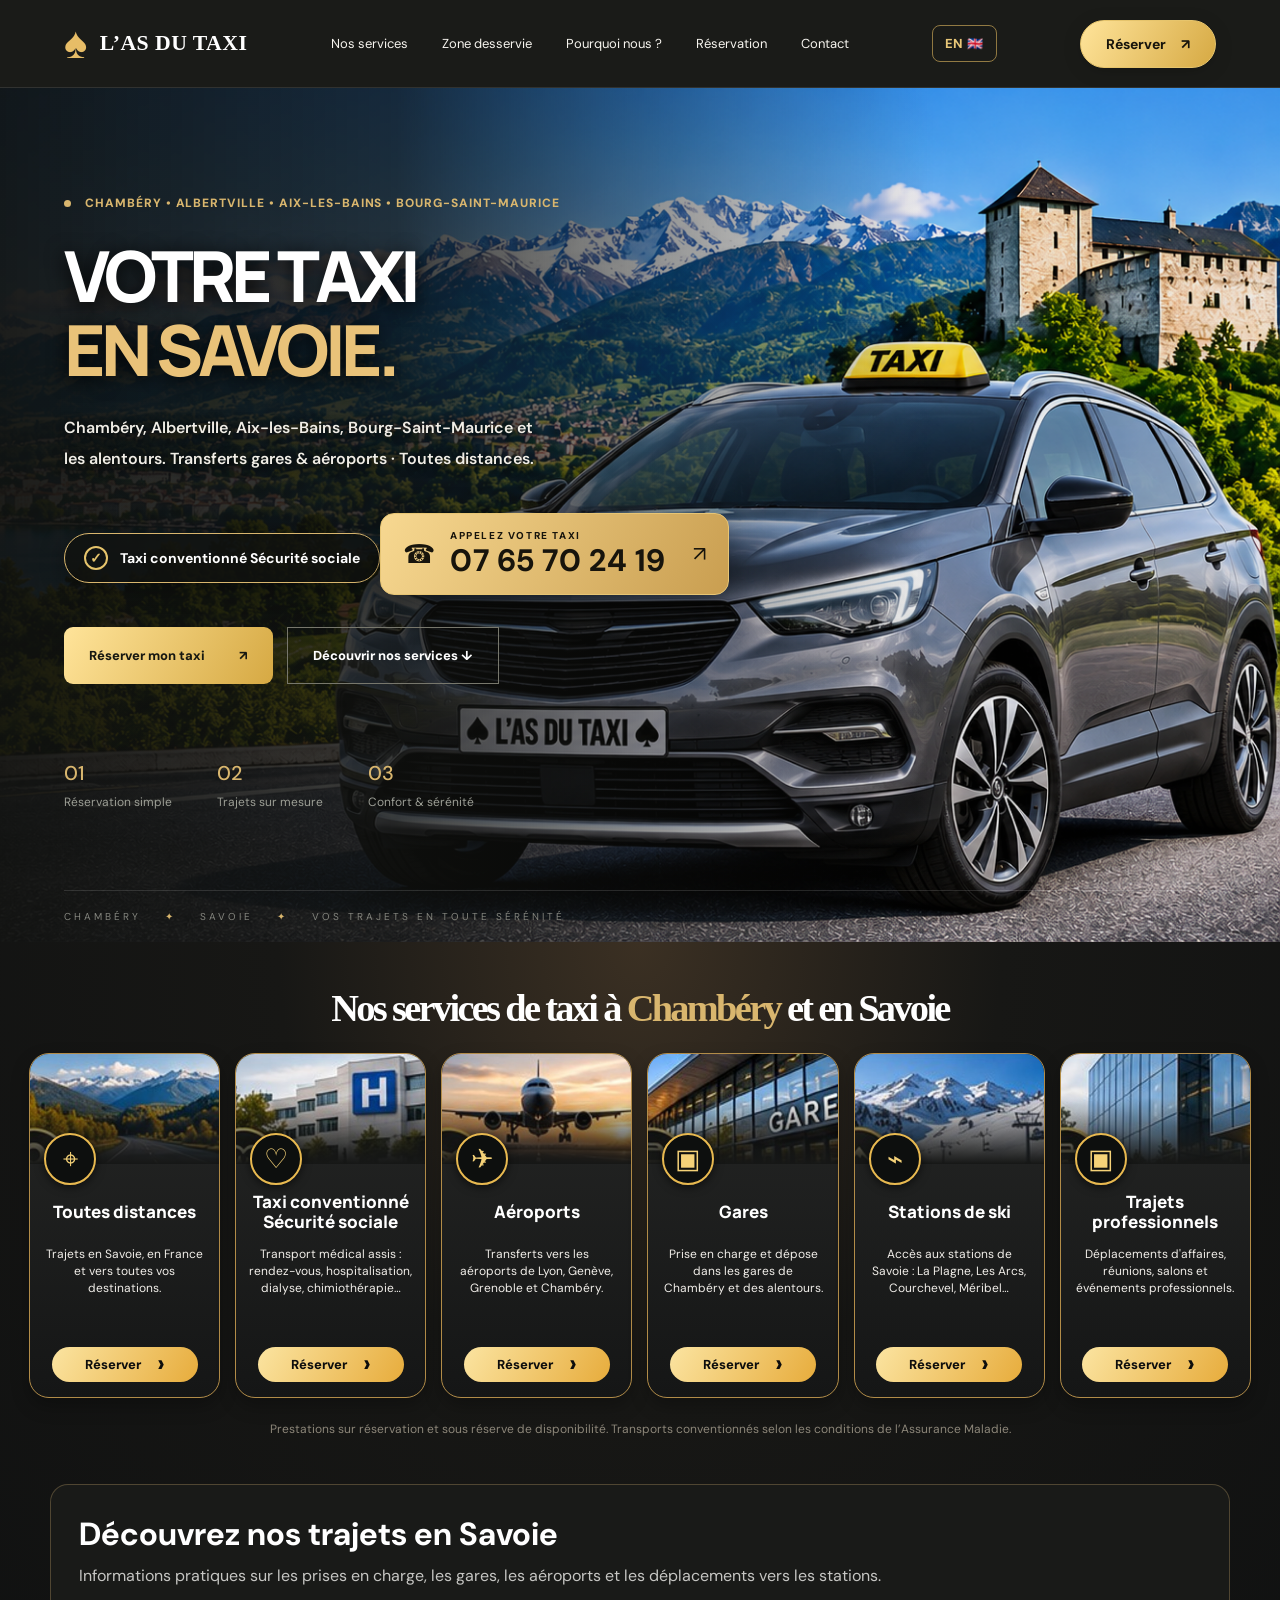
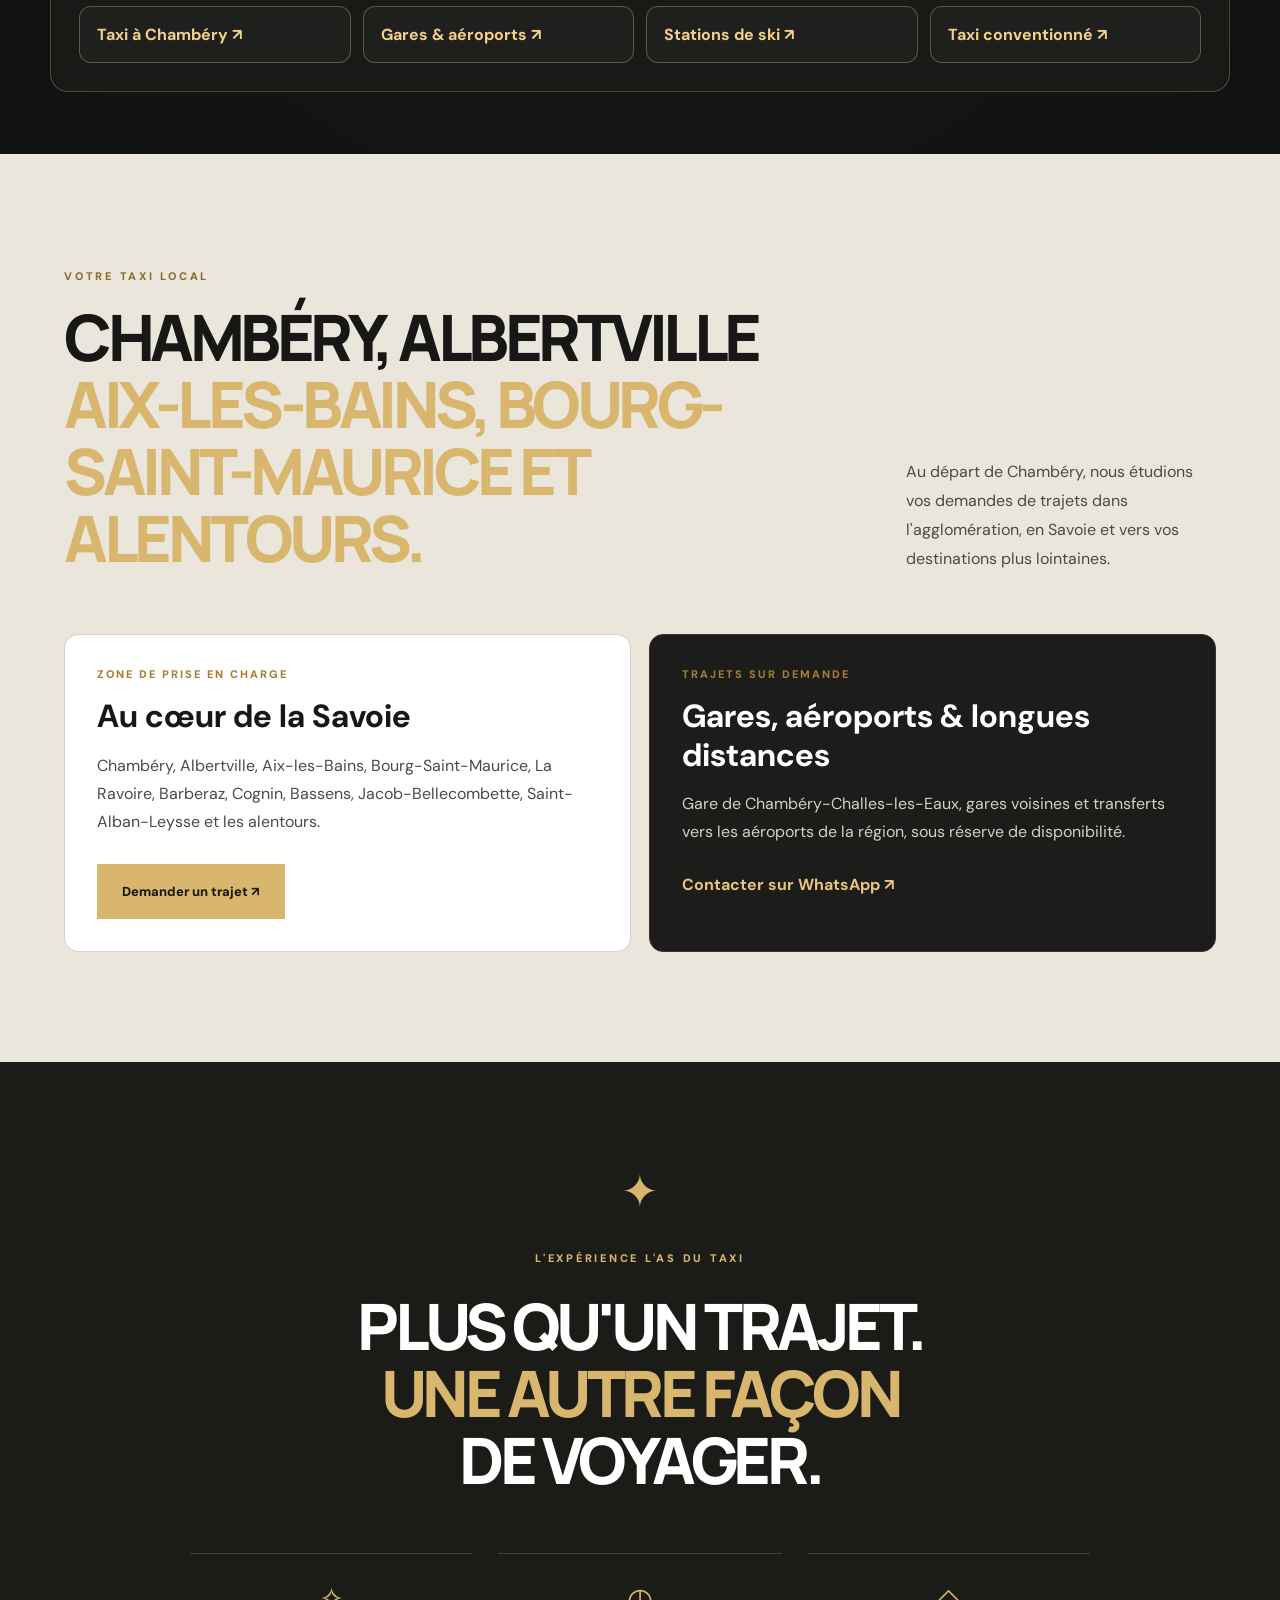
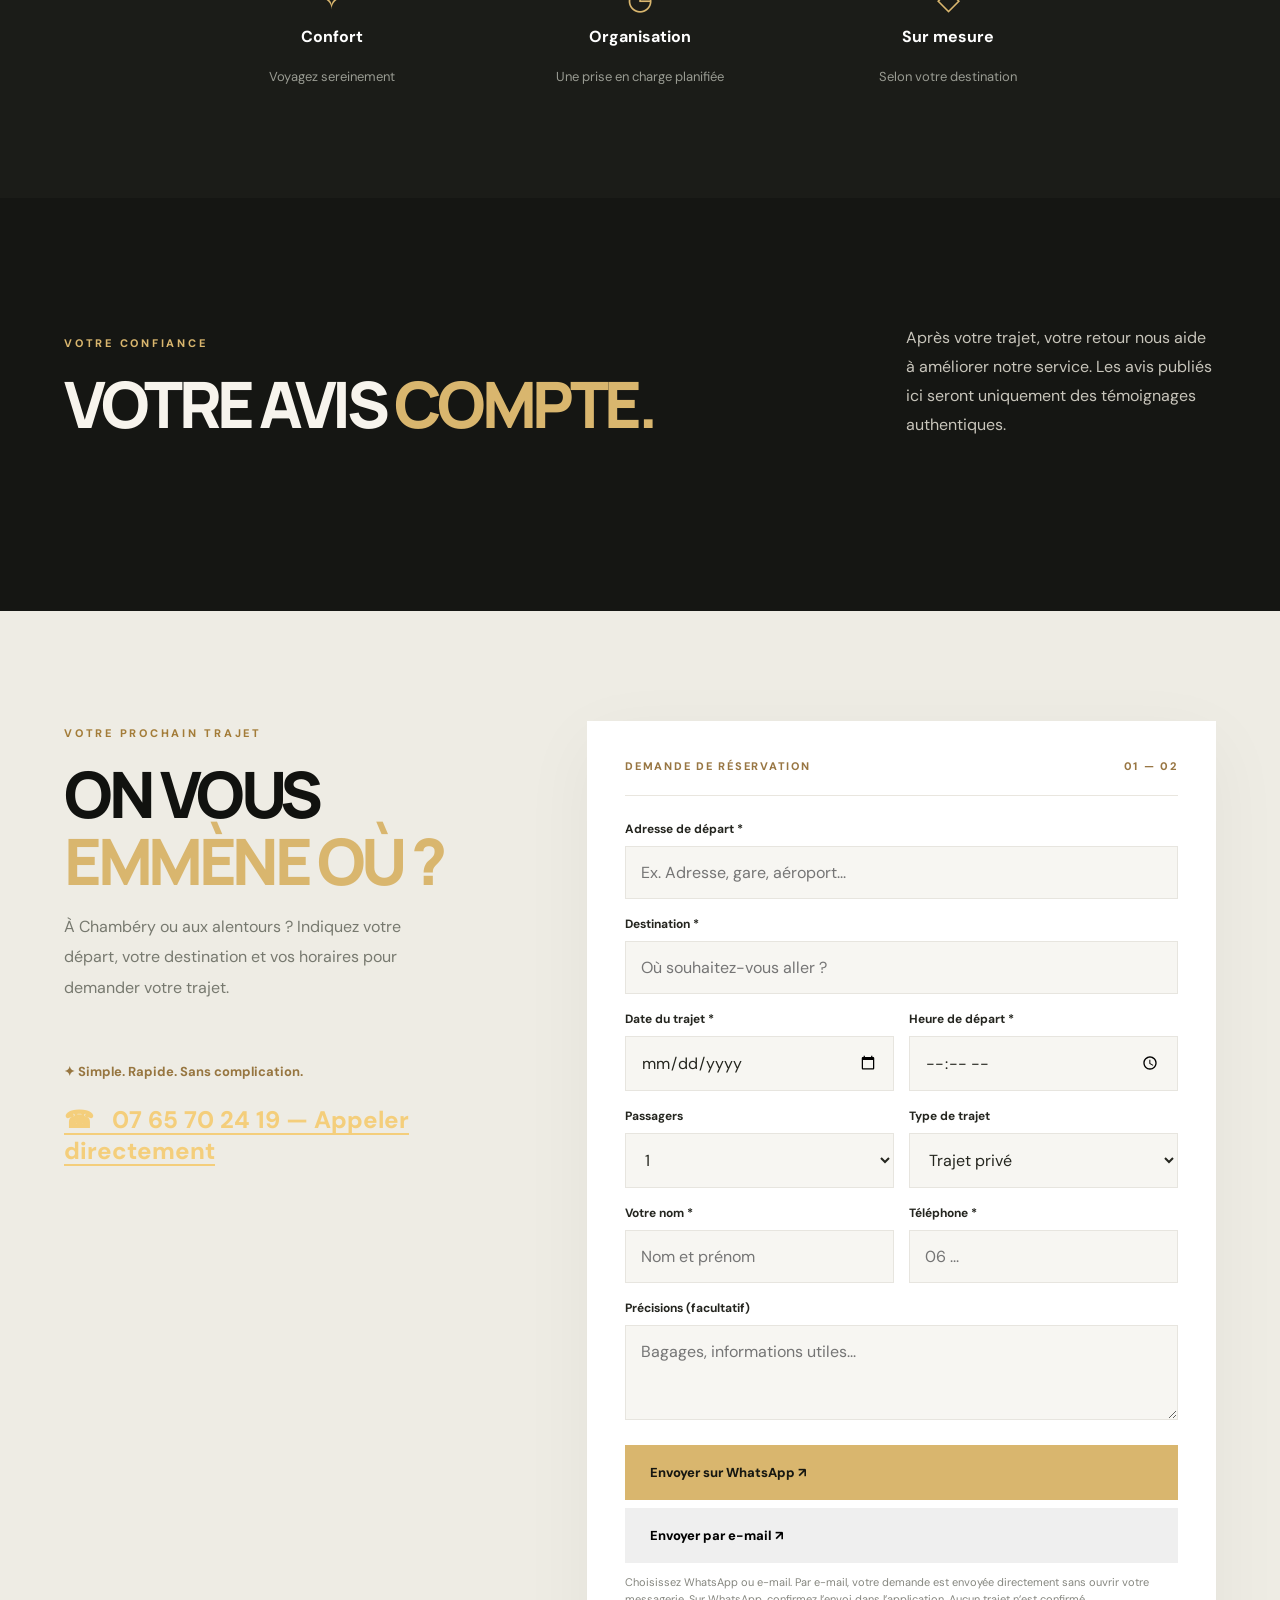
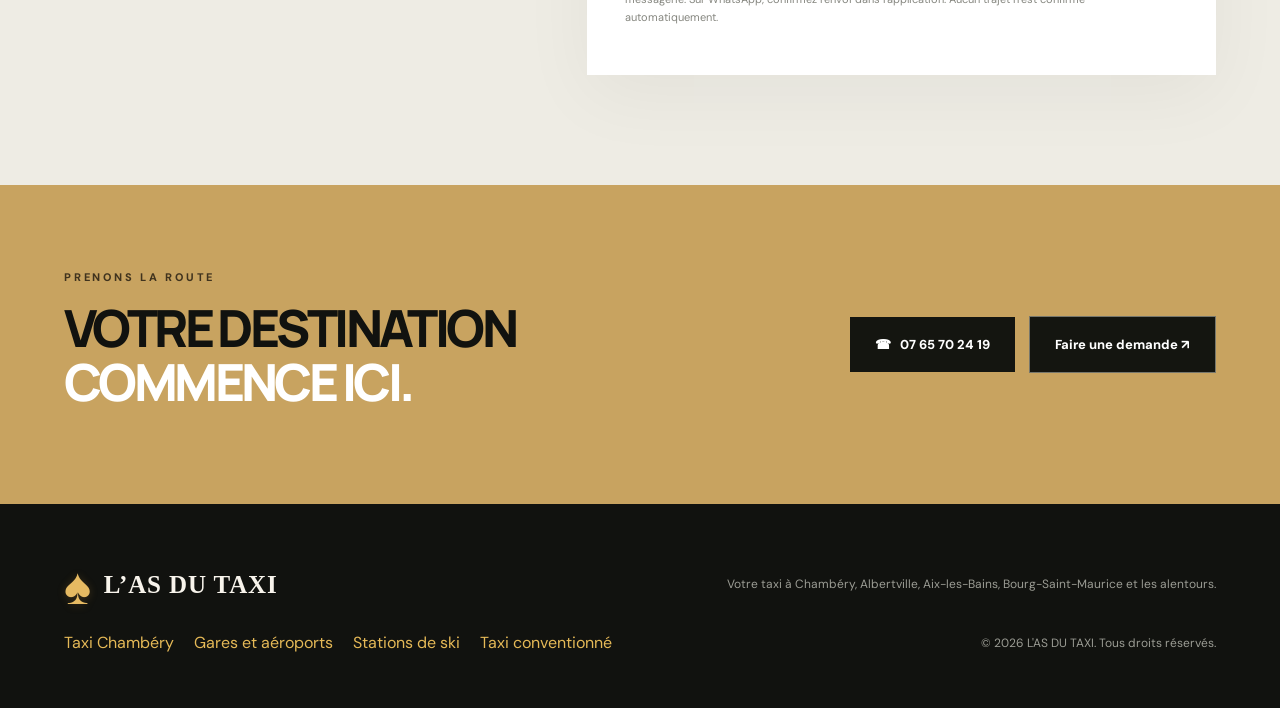
<file: index.html>
<!DOCTYPE html>

<html lang="fr"><head><meta charset="utf-8"/><meta content="width=device-width, initial-scale=1" name="viewport"/><meta content="#11120f" name="theme-color"/><meta content="Taxi à Chambéry et en Savoie : gares, aéroports, toutes distances et stations de ski. Demandez votre trajet en ligne ou appelez le 07 65 70 24 19." name="description"/><title>Taxi Chambéry et Savoie | Réservation — L’AS DU TAXI</title><link href="https://fonts.googleapis.com" rel="preconnect"/><link crossorigin="" href="https://fonts.gstatic.com" rel="preconnect"/><link href="https://fonts.googleapis.com/css2?family=DM+Sans:wght@400;500;600;700&amp;family=Manrope:wght@400;500;600;700;800&amp;display=swap" rel="stylesheet"/><link href="/style.css" rel="stylesheet"/><link href="https://www.lasdutaxi.fr/" rel="canonical"/><meta content="index, follow, max-image-preview:large" name="robots"/><meta content="website" property="og:type"/><meta content="L’AS DU TAXI | Taxi Chambéry et Savoie" property="og:title"/><meta content="Réservez votre taxi à Chambéry : gare, aéroports, trajets en Savoie et stations de ski. Contact : 07 65 70 24 19." property="og:description"/><meta content="https://www.lasdutaxi.fr/taxi-premium.png" property="og:image"/><meta content="https://www.lasdutaxi.fr/" property="og:url"/><script type="application/ld+json">{"@context": "https://schema.org", "@type": "TaxiService", "name": "L’AS DU TAXI", "url": "https://www.lasdutaxi.fr/", "telephone": "+33765702419", "image": "https://www.lasdutaxi.fr/taxi-premium.png", "areaServed": [{"@type": "City", "name": "Chambéry"}, {"@type": "City", "name": "Aix-les-Bains"}, {"@type": "City", "name": "Albertville"}, {"@type": "City", "name": "Bourg-Saint-Maurice"}, {"@type": "AdministrativeArea", "name": "Savoie"}], "description": "Service de taxi et réservations de trajets à Chambéry et en Savoie."}</script><link href="https://www.lasdutaxi.fr/" hreflang="fr" rel="alternate"/><link href="https://www.lasdutaxi.fr/en/" hreflang="en" rel="alternate"/><link href="https://www.lasdutaxi.fr/" hreflang="x-default" rel="alternate"/></head><body><header class="header"><a class="brand" href="#accueil"><span aria-hidden="true" class="brand-spade">♠</span><span class="brand-wordmark">L’AS DU TAXI</span></a><nav id="nav"><a href="#services">Nos services</a><a href="#zone">Zone desservie</a><a href="#avantages">Pourquoi nous ?</a><a href="#reservation">Réservation</a><a href="#contact">Contact</a></nav><a aria-label="Switch to English" class="lang-switch" href="/en/" lang="en">EN 🇬🇧</a><a class="header-cta" href="#reservation">Réserver <span>↗</span></a><button aria-expanded="false" aria-label="Ouvrir le menu" class="menu" id="menu">☰</button></header><main><section class="hero" id="accueil"><div class="hero-glow"></div><div class="hero-inner"><div class="eyebrow"><span class="dot"></span> CHAMBÉRY • ALBERTVILLE • AIX-LES-BAINS • BOURG-SAINT-MAURICE</div><h1>VOTRE TAXI<br/><em>EN SAVOIE.</em></h1><p>Chambéry, Albertville, Aix-les-Bains, Bourg-Saint-Maurice et les alentours. Transferts gares &amp; aéroports · Toutes distances.</p><div class="hero-conventionne"><span aria-hidden="true">✓</span> Taxi conventionné Sécurité sociale</div><a class="hero-phone" href="tel:+33765702419"><span aria-hidden="true">☎</span><span><small>APPELEZ VOTRE TAXI</small><strong>07 65 70 24 19</strong></span><span aria-hidden="true">↗</span></a><div class="hero-actions"><a class="btn btn-gold" href="#reservation">Réserver mon taxi <span>↗</span></a><a class="btn btn-outline" href="#services">Découvrir nos services ↓</a></div><div class="hero-facts"><div><strong>01</strong><span>Réservation simple</span></div><div><strong>02</strong><span>Trajets sur mesure</span></div><div><strong>03</strong><span>Confort &amp; sérénité</span></div></div></div><div class="hero-visual"><div class="visual-circle"></div><div class="car-symbol">✦</div><div class="visual-text">PREMIUM<br/><span>TRANSPORT</span></div><div class="visual-road"></div></div><div class="hero-bottom">CHAMBÉRY <span>✦</span> SAVOIE <span>✦</span> VOS TRAJETS EN TOUTE SÉRÉNITÉ</div></section><section class="section services services-showcase" id="services"><h2 class="services-showcase-title">Nos services de taxi à <em>Chambéry</em> et en Savoie</h2><div class="service-photo-grid"><article class="service-photo-card"><div class="service-photo" style="background-image:url('/service-1.jpg')"></div><span aria-hidden="true" class="service-photo-icon">⌖</span><h3>Toutes distances</h3><p>Trajets en Savoie, en France et vers toutes vos destinations.</p><a data-service="Trajet privé" href="#reservation">Réserver <span aria-hidden="true">›</span></a></article><article class="service-photo-card"><div class="service-photo" style="background-image:url('/service-2.jpg')"></div><span aria-hidden="true" class="service-photo-icon">♡</span><h3>Taxi conventionné Sécurité sociale</h3><p>Transport médical assis : rendez-vous, hospitalisation, dialyse, chimiothérapie…</p><a data-service="Taxi conventionné CPAM" href="#reservation">Réserver <span aria-hidden="true">›</span></a></article><article class="service-photo-card"><div class="service-photo" style="background-image:url('/service-3.jpg')"></div><span aria-hidden="true" class="service-photo-icon">✈</span><h3>Aéroports</h3><p>Transferts vers les aéroports de Lyon, Genève, Grenoble et Chambéry.</p><a data-service="Gare / Aéroport" href="#reservation">Réserver <span aria-hidden="true">›</span></a></article><article class="service-photo-card"><div class="service-photo" style="background-image:url('/service-4.jpg')"></div><span aria-hidden="true" class="service-photo-icon">▣</span><h3>Gares</h3><p>Prise en charge et dépose dans les gares de Chambéry et des alentours.</p><a data-service="Gare / Aéroport" href="#reservation">Réserver <span aria-hidden="true">›</span></a></article><article class="service-photo-card"><div class="service-photo" style="background-image:url('/service-5.jpg')"></div><span aria-hidden="true" class="service-photo-icon">⌁</span><h3>Stations de ski</h3><p>Accès aux stations de Savoie : La Plagne, Les Arcs, Courchevel, Méribel…</p><a data-service="Stations de ski" href="#reservation">Réserver <span aria-hidden="true">›</span></a></article><article class="service-photo-card"><div class="service-photo" style="background-image:url('/service-6.jpg')"></div><span aria-hidden="true" class="service-photo-icon">▣</span><h3>Trajets professionnels</h3><p>Déplacements d'affaires, réunions, salons et événements professionnels.</p><a data-service="Professionnel" href="#reservation">Réserver <span aria-hidden="true">›</span></a></article></div><p class="service-footnote">Prestations sur réservation et sous réserve de disponibilité. Transports conventionnés selon les conditions de l’Assurance Maladie.</p><div class="seo-explore"><h3>Découvrez nos trajets en Savoie</h3><p>Informations pratiques sur les prises en charge, les gares, les aéroports et les déplacements vers les stations.</p><div class="seo-links"><a href="/taxi-chambery">Taxi à Chambéry <span>↗</span></a><a href="/gares-aeroports">Gares &amp; aéroports <span>↗</span></a><a href="/stations-ski">Stations de ski <span>↗</span></a><a href="/taxi-conventionne">Taxi conventionné <span>↗</span></a></div></div></section><section class="section local-area" id="zone"><div class="section-head"><div><span class="kicker">VOTRE TAXI LOCAL</span><h2>CHAMBÉRY, ALBERTVILLE<br/><em>AIX-LES-BAINS, BOURG-SAINT-MAURICE ET ALENTOURS.</em></h2></div><p>Au départ de Chambéry, nous étudions vos demandes de trajets dans l'agglomération, en Savoie et vers vos destinations plus lointaines.</p></div><div class="area-grid"><div class="area-panel"><span class="area-label">ZONE DE PRISE EN CHARGE</span><h3>Au cœur de la Savoie</h3><p>Chambéry, Albertville, Aix-les-Bains, Bourg-Saint-Maurice, La Ravoire, Barberaz, Cognin, Bassens, Jacob-Bellecombette, Saint-Alban-Leysse et les alentours.</p><a class="btn btn-gold" href="#reservation">Demander un trajet ↗</a></div><div class="area-panel area-panel-dark"><span class="area-label">TRAJETS SUR DEMANDE</span><h3>Gares, aéroports &amp; longues distances</h3><p>Gare de Chambéry-Challes-les-Eaux, gares voisines et transferts vers les aéroports de la région, sous réserve de disponibilité.</p><a href="https://wa.me/33765702419" rel="noopener noreferrer" target="_blank">Contacter sur WhatsApp ↗</a></div></div></section><section class="statement" id="avantages"><div class="statement-icon">✦</div><span class="kicker">L'EXPÉRIENCE L'AS DU TAXI</span><h2>PLUS QU'UN TRAJET.<br/><em>UNE AUTRE FAÇON</em><br/>DE VOYAGER.</h2><div class="benefits"><div><span>✧</span><strong>Confort</strong><p>Voyagez sereinement</p></div><div><span>◷</span><strong>Organisation</strong><p>Une prise en charge planifiée</p></div><div><span>◇</span><strong>Sur mesure</strong><p>Selon votre destination</p></div></div></section><section class="section reviews" id="avis"><div class="section-head"><div><span class="kicker">VOTRE CONFIANCE</span><h2>VOTRE AVIS <em>COMPTE.</em></h2></div><p>Après votre trajet, votre retour nous aide à améliorer notre service. Les avis publiés ici seront uniquement des témoignages authentiques.</p></div></section><section class="section booking" id="reservation"><div class="booking-intro"><span class="kicker">VOTRE PROCHAIN TRAJET</span><h2>ON VOUS<br/><em>EMMÈNE OÙ ?</em></h2><p>À Chambéry ou aux alentours ? Indiquez votre départ, votre destination et vos horaires pour demander votre trajet.</p><div class="booking-note">✦ Simple. Rapide. Sans complication.</div><a class="booking-phone" href="tel:+33765702419">☎   07 65 70 24 19 — Appeler directement</a></div><form class="booking-form" id="bookingForm"><div class="form-top"><span>DEMANDE DE RÉSERVATION</span><span>01 — 02</span></div><div class="field"><label for="from">Adresse de départ *</label><input id="from" maxlength="180" name="from" placeholder="Ex. Adresse, gare, aéroport..." required=""/></div><div class="field"><label for="to">Destination *</label><input id="to" maxlength="180" name="to" placeholder="Où souhaitez-vous aller ?" required=""/></div><div class="two"><div class="field"><label for="date">Date du trajet *</label><input id="date" name="date" required="" type="date"/></div><div class="field"><label for="time">Heure de départ *</label><input id="time" name="time" required="" type="time"/></div></div><div class="two"><div class="field"><label for="passengers">Passagers</label><select id="passengers" name="passengers"><option>1</option><option>2</option><option>3</option><option>4</option><option>5</option><option>6</option><option>7</option><option>8</option></select></div><div class="field"><label for="service">Type de trajet</label><select id="service" name="service"><option>Trajet privé</option><option>Gare / Aéroport</option><option>Professionnel</option><option>Stations de ski</option><option>Taxi conventionné CPAM</option><option>Autre</option></select></div></div><div class="two"><div class="field"><label for="name">Votre nom *</label><input autocomplete="name" id="name" maxlength="100" name="name" placeholder="Nom et prénom" required=""/></div><div class="field"><label for="phone">Téléphone *</label><input autocomplete="tel" id="phone" maxlength="30" name="phone" placeholder="06 ..." required="" type="tel"/></div></div><div class="field"><label for="details">Précisions (facultatif)</label><textarea id="details" maxlength="500" name="details" placeholder="Bagages, informations utiles..." rows="3"></textarea></div><div aria-hidden="true" class="honeypot"><label for="website">Site web</label><input autocomplete="off" id="website" name="website" tabindex="-1"/></div><div class="booking-actions"><button class="btn btn-gold submit" data-channel="whatsapp" type="button">Envoyer sur WhatsApp ↗</button><button class="btn btn-email submit" data-channel="email" type="button">Envoyer par e-mail ↗</button></div><p class="form-disclaimer">Choisissez WhatsApp ou e-mail. Par e-mail, votre demande est envoyée directement sans ouvrir votre messagerie. Sur WhatsApp, confirmez l’envoi dans l’application. Aucun trajet n’est confirmé automatiquement.</p><div aria-live="polite" class="form-message" id="formMessage" role="status"></div></form></section><section class="contact" id="contact"><div><span class="kicker">PRENONS LA ROUTE</span><h2>VOTRE DESTINATION<br/><em>COMMENCE ICI.</em></h2></div><div class="contact-actions"><a class="btn btn-gold" href="tel:+33765702419">☎   07 65 70 24 19</a><a class="btn btn-outline" href="#reservation">Faire une demande ↗</a></div></section></main><footer><a class="brand" href="#accueil"><span aria-hidden="true" class="brand-spade">♠</span><span class="brand-wordmark">L’AS DU TAXI</span></a><p>Votre taxi à Chambéry, Albertville, Aix-les-Bains, Bourg-Saint-Maurice et les alentours.</p><div class="footer-seo-links"><a href="/taxi-chambery">Taxi Chambéry</a><a href="/gares-aeroports">Gares et aéroports</a><a href="/stations-ski">Stations de ski</a><a href="/taxi-conventionne">Taxi conventionné</a></div><span>© <span id="year"></span> L'AS DU TAXI. Tous droits réservés.</span></footer><a aria-label="Appeler le taxi au 07 65 70 24 19" class="mobile-call" href="tel:+33765702419">☎   Appeler le 07 65 70 24 19</a><script src="/script.js"></script></body></html>
</file>
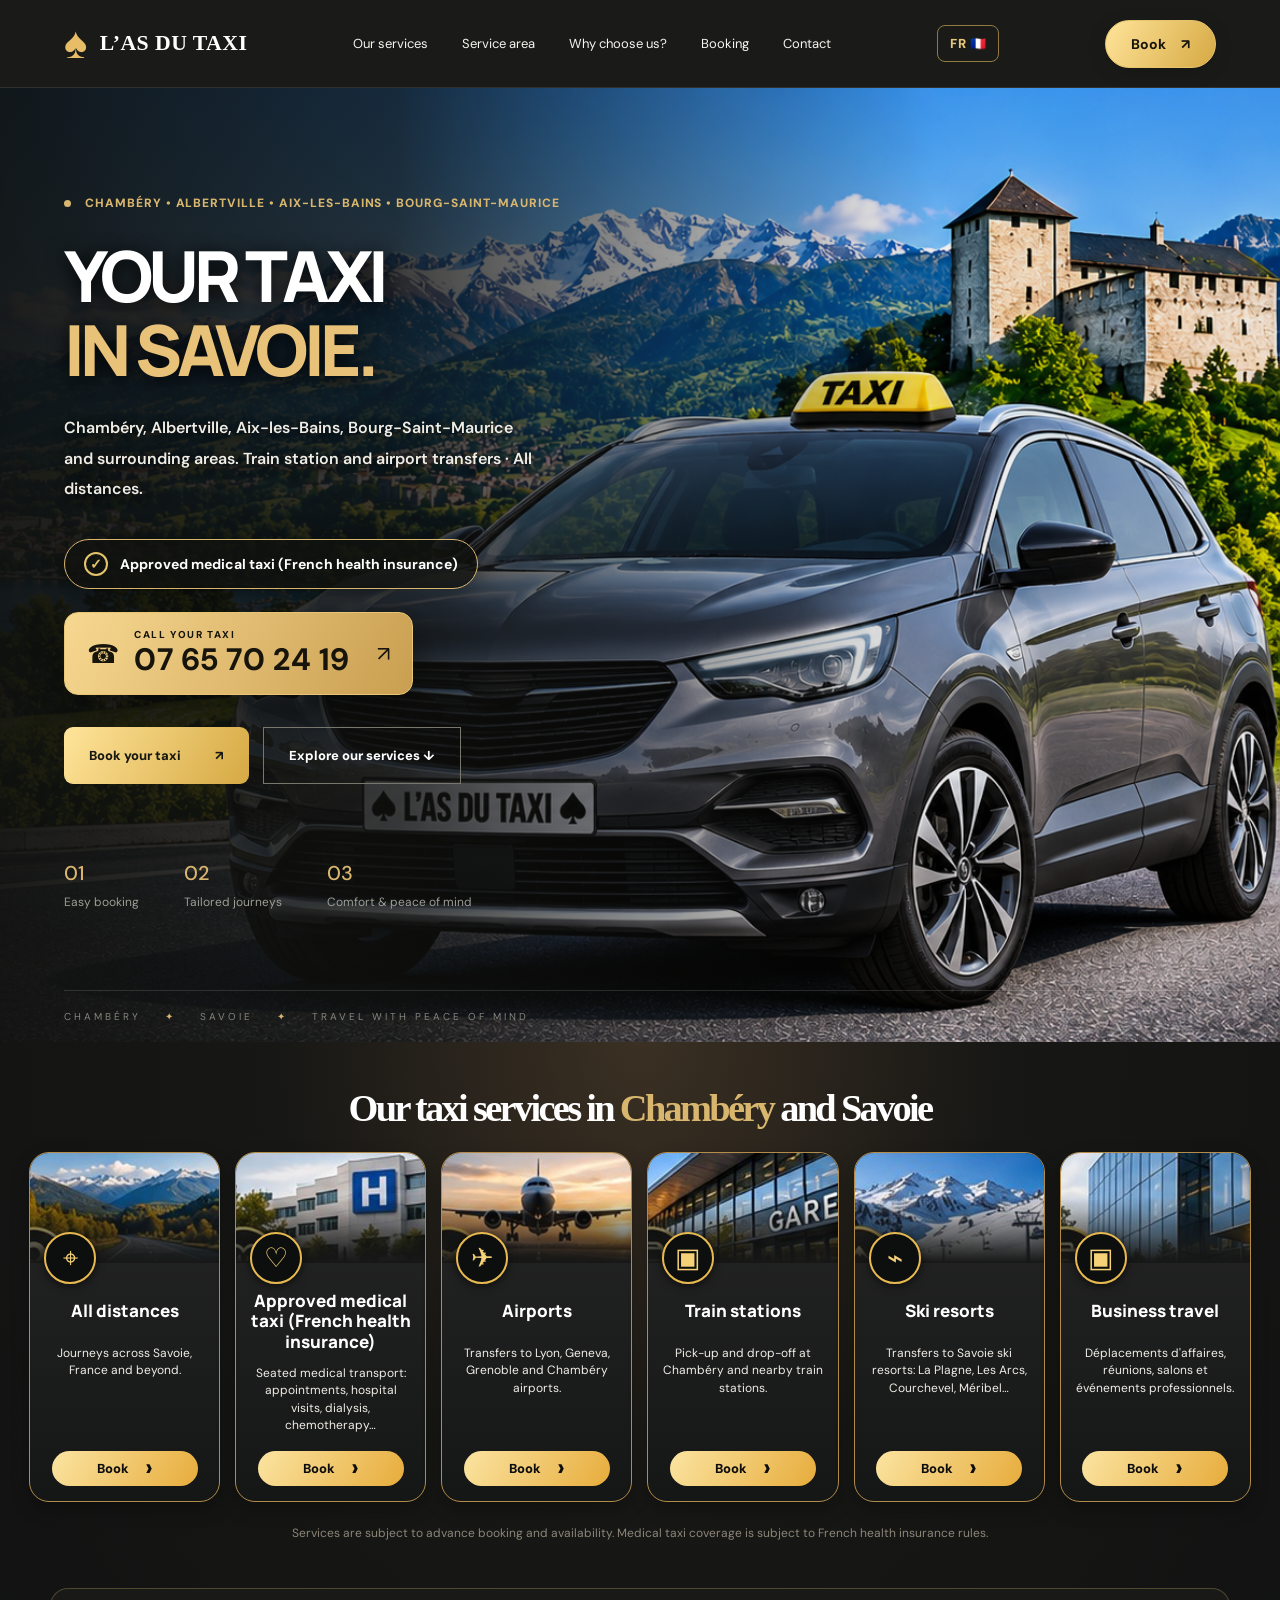
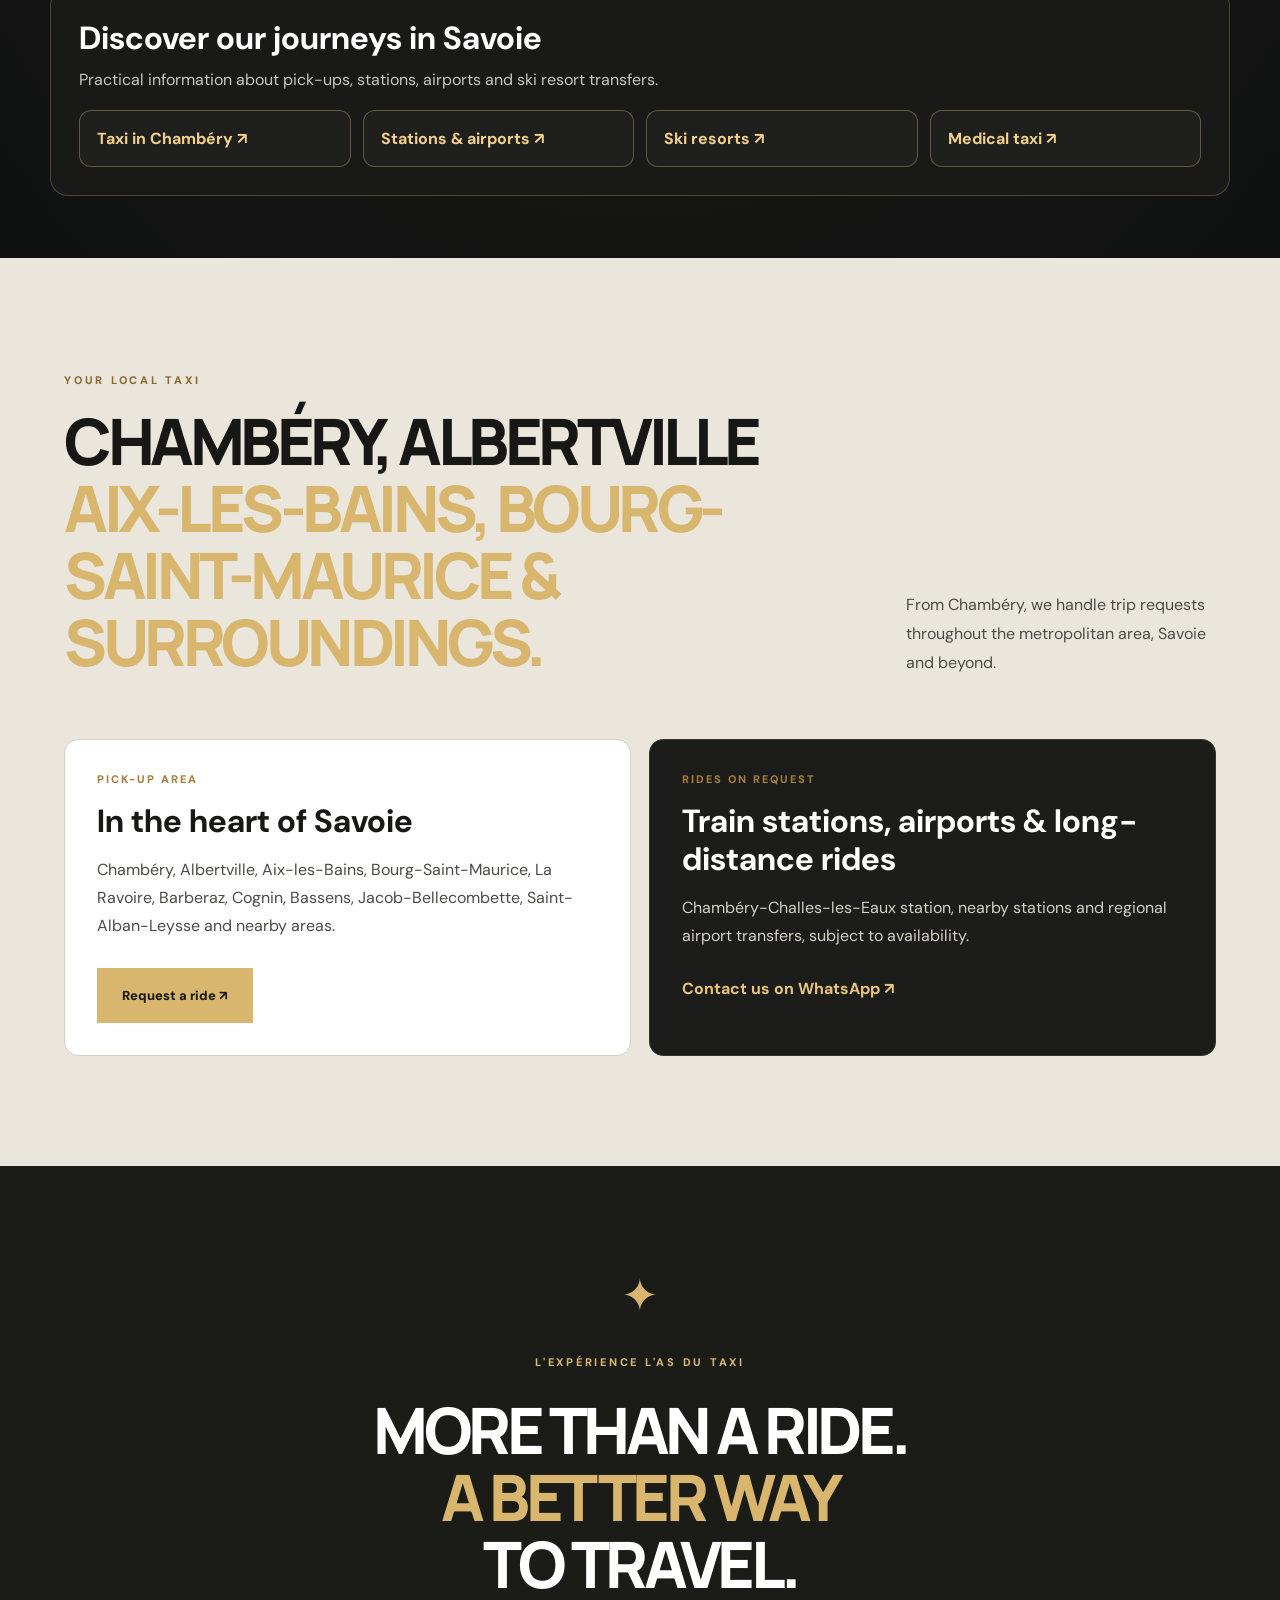
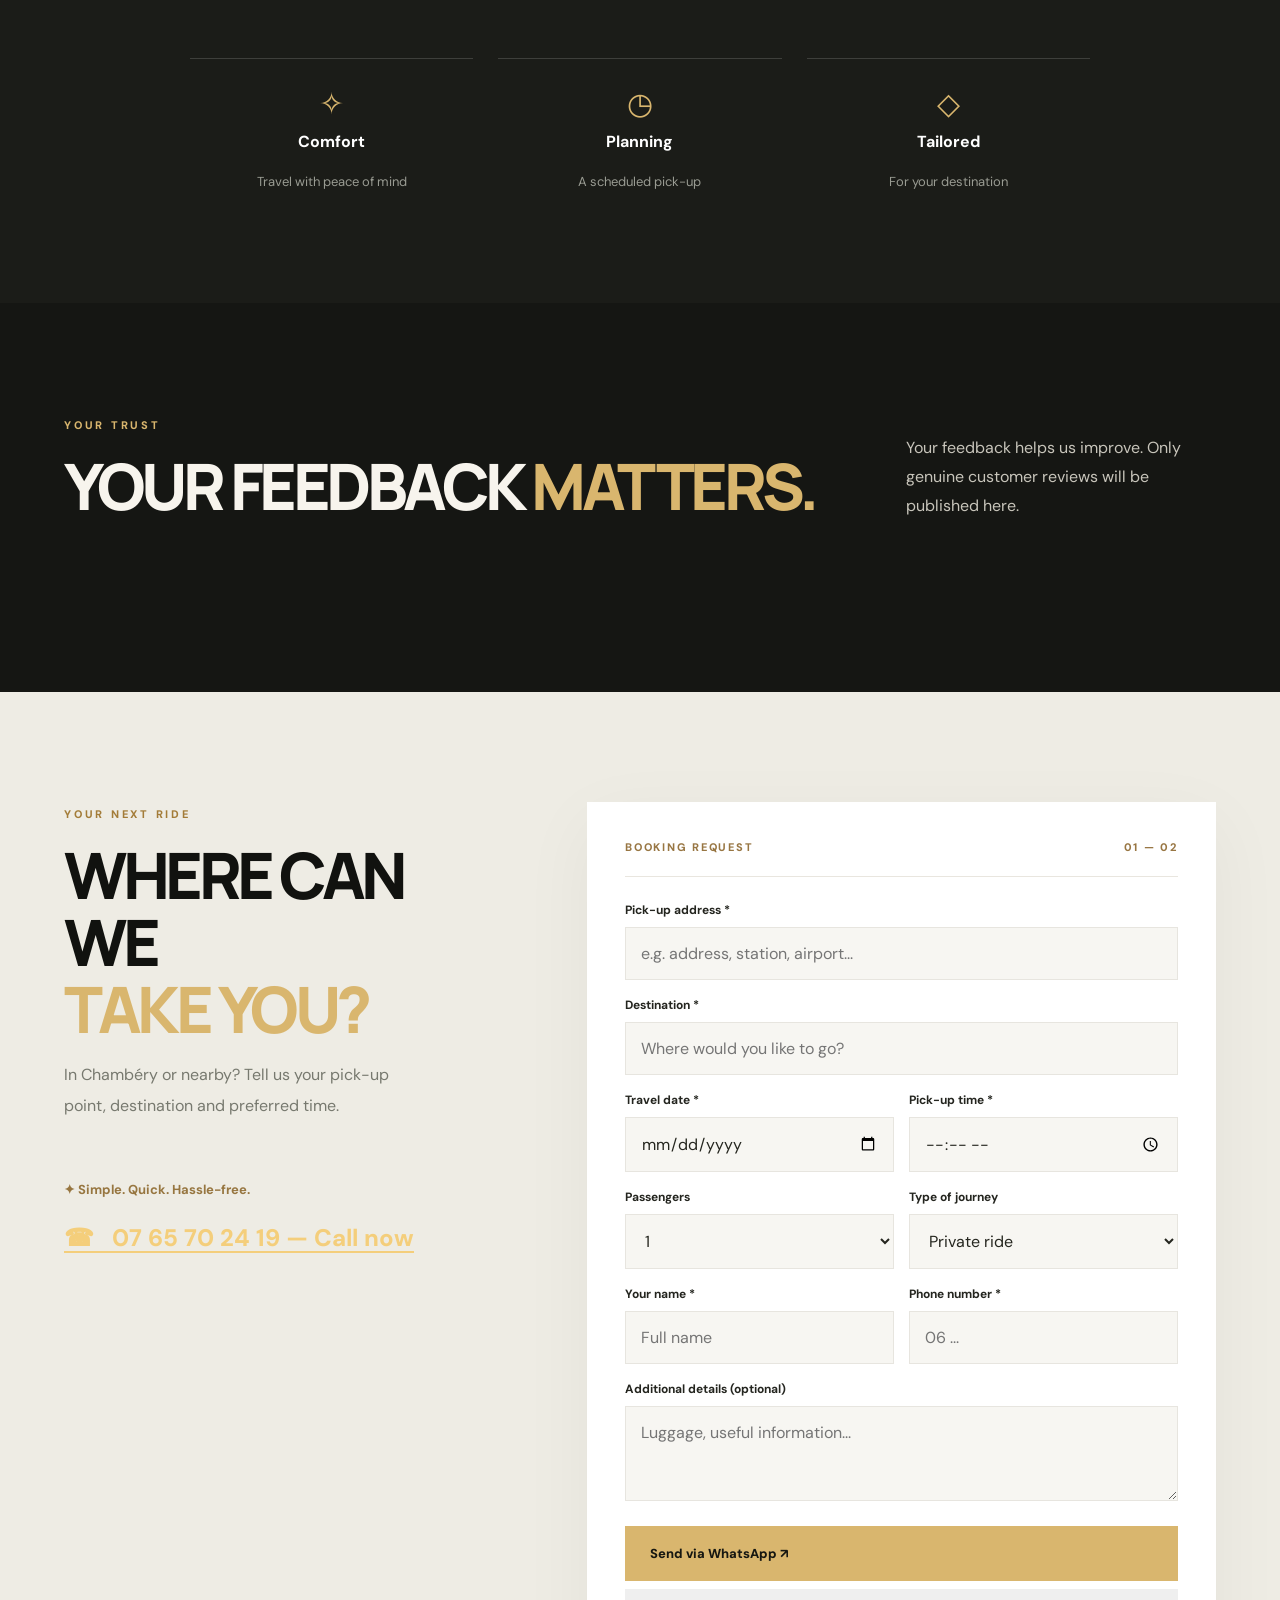
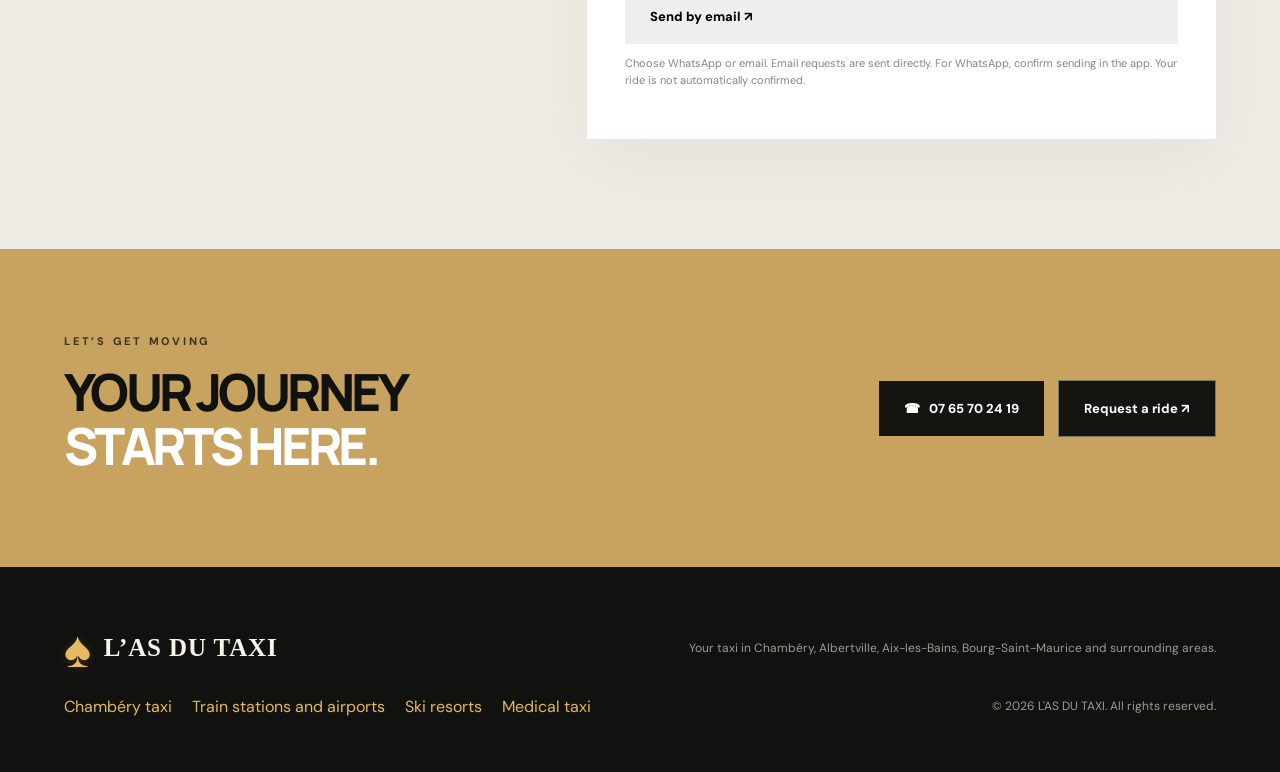
<file: en/index.html>
<!DOCTYPE html>

<html lang="en"><head><meta charset="utf-8"/><meta content="width=device-width, initial-scale=1" name="viewport"/><meta content="#11120f" name="theme-color"/><meta content="Book a taxi in Chambéry and Savoie. Airport and train station transfers, ski resort journeys and local rides. Call +33 7 65 70 24 19." name="description"/><title>Taxi in Chambéry &amp; Savoie | Book a Taxi — L’AS DU TAXI</title><link href="https://fonts.googleapis.com" rel="preconnect"/><link crossorigin="" href="https://fonts.gstatic.com" rel="preconnect"/><link href="https://fonts.googleapis.com/css2?family=DM+Sans:wght@400;500;600;700&amp;family=Manrope:wght@400;500;600;700;800&amp;display=swap" rel="stylesheet"/><link href="/style.css" rel="stylesheet"/><link href="https://www.lasdutaxi.fr/en/" rel="canonical"/><meta content="index, follow, max-image-preview:large" name="robots"/><meta content="website" property="og:type"/><meta content="Taxi in Chambéry &amp; Savoie | Book a Taxi — L’AS DU TAXI" property="og:title"/><meta content="Taxi bookings in Chambéry and Savoie. Airport, train station and ski resort transfers. Call +33 7 65 70 24 19." property="og:description"/><meta content="https://www.lasdutaxi.fr/taxi-premium.png" property="og:image"/><meta content="https://www.lasdutaxi.fr/en/" property="og:url"/><script type="application/ld+json">{"@context": "https://schema.org", "@type": "TaxiService", "name": "L’AS DU TAXI", "url": "https://www.lasdutaxi.fr/", "telephone": "+33765702419", "image": "https://www.lasdutaxi.fr/taxi-premium.png", "areaServed": [{"@type": "City", "name": "Chambéry"}, {"@type": "City", "name": "Aix-les-Bains"}, {"@type": "City", "name": "Albertville"}, {"@type": "City", "name": "Bourg-Saint-Maurice"}, {"@type": "AdministrativeArea", "name": "Savoie"}], "description": "Taxi bookings and transfers in Chambéry and Savoie, France.", "inLanguage": "en"}</script><link href="https://www.lasdutaxi.fr/" hreflang="fr" rel="alternate"/><link href="https://www.lasdutaxi.fr/en/" hreflang="en" rel="alternate"/><link href="https://www.lasdutaxi.fr/" hreflang="x-default" rel="alternate"/></head><body><header class="header"><a class="brand" href="#accueil"><span aria-hidden="true" class="brand-spade">♠</span><span class="brand-wordmark">L’AS DU TAXI</span></a><nav id="nav"><a href="#services">Our services</a><a href="#zone">Service area</a><a href="#avantages">Why choose us?</a><a href="#reservation">Booking</a><a href="#contact">Contact</a></nav><a aria-label="Passer en français" class="lang-switch" href="/" lang="fr">FR 🇫🇷</a><a class="header-cta" href="#reservation">Book <span>↗</span></a><button aria-expanded="false" aria-label="Open menu" class="menu" id="menu">☰</button></header><main><section class="hero" id="accueil"><div class="hero-glow"></div><div class="hero-inner"><div class="eyebrow"><span class="dot"></span> CHAMBÉRY • ALBERTVILLE • AIX-LES-BAINS • BOURG-SAINT-MAURICE</div><h1>YOUR TAXI<br/><em>IN SAVOIE.</em></h1><p>Chambéry, Albertville, Aix-les-Bains, Bourg-Saint-Maurice and surrounding areas. Train station and airport transfers · All distances.</p><div class="hero-conventionne"><span aria-hidden="true">✓</span> Approved medical taxi (French health insurance)</div><a class="hero-phone" href="tel:+33765702419"><span aria-hidden="true">☎</span><span><small>CALL YOUR TAXI</small><strong>07 65 70 24 19</strong></span><span aria-hidden="true">↗</span></a><div class="hero-actions"><a class="btn btn-gold" href="#reservation">Book your taxi <span>↗</span></a><a class="btn btn-outline" href="#services">Explore our services ↓</a></div><div class="hero-facts"><div><strong>01</strong><span>Easy booking</span></div><div><strong>02</strong><span>Tailored journeys</span></div><div><strong>03</strong><span>Comfort &amp; peace of mind</span></div></div></div><div class="hero-visual"><div class="visual-circle"></div><div class="car-symbol">✦</div><div class="visual-text">PREMIUM<br/><span>TRANSPORT</span></div><div class="visual-road"></div></div><div class="hero-bottom">CHAMBÉRY <span>✦</span> SAVOIE <span>✦</span> TRAVEL WITH PEACE OF MIND</div></section><section class="section services services-showcase" id="services"><h2 class="services-showcase-title">Our taxi services in <em>Chambéry</em> and Savoie</h2><div class="service-photo-grid"><article class="service-photo-card"><div class="service-photo" style="background-image:url('/service-1.jpg')"></div><span aria-hidden="true" class="service-photo-icon">⌖</span><h3>All distances</h3><p>Journeys across Savoie, France and beyond.</p><a data-service="Private ride" href="#reservation">Book <span aria-hidden="true">›</span></a></article><article class="service-photo-card"><div class="service-photo" style="background-image:url('/service-2.jpg')"></div><span aria-hidden="true" class="service-photo-icon">♡</span><h3>Approved medical taxi (French health insurance)</h3><p>Seated medical transport: appointments, hospital visits, dialysis, chemotherapy…</p><a data-service="Approved medical taxi" href="#reservation">Book <span aria-hidden="true">›</span></a></article><article class="service-photo-card"><div class="service-photo" style="background-image:url('/service-3.jpg')"></div><span aria-hidden="true" class="service-photo-icon">✈</span><h3>Airports</h3><p>Transfers to Lyon, Geneva, Grenoble and Chambéry airports.</p><a data-service="Train station / Airport" href="#reservation">Book <span aria-hidden="true">›</span></a></article><article class="service-photo-card"><div class="service-photo" style="background-image:url('/service-4.jpg')"></div><span aria-hidden="true" class="service-photo-icon">▣</span><h3>Train stations</h3><p>Pick-up and drop-off at Chambéry and nearby train stations.</p><a data-service="Train station / Airport" href="#reservation">Book <span aria-hidden="true">›</span></a></article><article class="service-photo-card"><div class="service-photo" style="background-image:url('/service-5.jpg')"></div><span aria-hidden="true" class="service-photo-icon">⌁</span><h3>Ski resorts</h3><p>Transfers to Savoie ski resorts: La Plagne, Les Arcs, Courchevel, Méribel…</p><a data-service="Ski resorts" href="#reservation">Book <span aria-hidden="true">›</span></a></article><article class="service-photo-card"><div class="service-photo" style="background-image:url('/service-6.jpg')"></div><span aria-hidden="true" class="service-photo-icon">▣</span><h3>Business travel</h3><p>Déplacements d'affaires, réunions, salons et événements professionnels.</p><a data-service="Business" href="#reservation">Book <span aria-hidden="true">›</span></a></article></div><p class="service-footnote">Services are subject to advance booking and availability. Medical taxi coverage is subject to French health insurance rules.</p><div class="seo-explore"><h3>Discover our journeys in Savoie</h3><p>Practical information about pick-ups, stations, airports and ski resort transfers.</p><div class="seo-links"><a href="/en/taxi-chambery">Taxi in Chambéry <span>↗</span></a><a href="/en/gares-aeroports">Stations &amp; airports <span>↗</span></a><a href="/en/stations-ski">Ski resorts <span>↗</span></a><a href="/en/taxi-conventionne">Medical taxi <span>↗</span></a></div></div></section><section class="section local-area" id="zone"><div class="section-head"><div><span class="kicker">YOUR LOCAL TAXI</span><h2>CHAMBÉRY, ALBERTVILLE<br/><em>AIX-LES-BAINS, BOURG-SAINT-MAURICE &amp; SURROUNDINGS.</em></h2></div><p>From Chambéry, we handle trip requests throughout the metropolitan area, Savoie and beyond.</p></div><div class="area-grid"><div class="area-panel"><span class="area-label">PICK-UP AREA</span><h3>In the heart of Savoie</h3><p>Chambéry, Albertville, Aix-les-Bains, Bourg-Saint-Maurice, La Ravoire, Barberaz, Cognin, Bassens, Jacob-Bellecombette, Saint-Alban-Leysse and nearby areas.</p><a class="btn btn-gold" href="#reservation">Request a ride ↗</a></div><div class="area-panel area-panel-dark"><span class="area-label">RIDES ON REQUEST</span><h3>Train stations, airports &amp; long-distance rides</h3><p>Chambéry-Challes-les-Eaux station, nearby stations and regional airport transfers, subject to availability.</p><a href="https://wa.me/33765702419" rel="noopener noreferrer" target="_blank">Contact us on WhatsApp ↗</a></div></div></section><section class="statement" id="avantages"><div class="statement-icon">✦</div><span class="kicker">L'EXPÉRIENCE L'AS DU TAXI</span><h2>MORE THAN A RIDE.<br/><em>A BETTER WAY</em><br/>TO TRAVEL.</h2><div class="benefits"><div><span>✧</span><strong>Comfort</strong><p>Travel with peace of mind</p></div><div><span>◷</span><strong>Planning</strong><p>A scheduled pick-up</p></div><div><span>◇</span><strong>Tailored</strong><p>For your destination</p></div></div></section><section class="section reviews" id="avis"><div class="section-head"><div><span class="kicker">YOUR TRUST</span><h2>YOUR FEEDBACK <em>MATTERS.</em></h2></div><p>Your feedback helps us improve. Only genuine customer reviews will be published here.</p></div></section><section class="section booking" id="reservation"><div class="booking-intro"><span class="kicker">YOUR NEXT RIDE</span><h2>WHERE CAN WE<br/><em>TAKE YOU?</em></h2><p>In Chambéry or nearby? Tell us your pick-up point, destination and preferred time.</p><div class="booking-note">✦ Simple. Quick. Hassle-free.</div><a class="booking-phone" href="tel:+33765702419">☎   07 65 70 24 19 — Call now</a></div><form class="booking-form" id="bookingForm"><div class="form-top"><span>BOOKING REQUEST</span><span>01 — 02</span></div><div class="field"><label for="from">Pick-up address *</label><input id="from" maxlength="180" name="from" placeholder="e.g. address, station, airport..." required=""/></div><div class="field"><label for="to">Destination *</label><input id="to" maxlength="180" name="to" placeholder="Where would you like to go?" required=""/></div><div class="two"><div class="field"><label for="date">Travel date *</label><input id="date" name="date" required="" type="date"/></div><div class="field"><label for="time">Pick-up time *</label><input id="time" name="time" required="" type="time"/></div></div><div class="two"><div class="field"><label for="passengers">Passengers</label><select id="passengers" name="passengers"><option>1</option><option>2</option><option>3</option><option>4</option><option>5</option><option>6</option><option>7</option><option>8</option></select></div><div class="field"><label for="service">Type of journey</label><select id="service" name="service"><option>Private ride</option><option>Train station / Airport</option><option>Business</option><option>Ski resorts</option><option>Approved medical taxi</option><option>Other</option></select></div></div><div class="two"><div class="field"><label for="name">Your name *</label><input autocomplete="name" id="name" maxlength="100" name="name" placeholder="Full name" required=""/></div><div class="field"><label for="phone">Phone number *</label><input autocomplete="tel" id="phone" maxlength="30" name="phone" placeholder="06 ..." required="" type="tel"/></div></div><div class="field"><label for="details">Additional details (optional)</label><textarea id="details" maxlength="500" name="details" placeholder="Luggage, useful information..." rows="3"></textarea></div><div aria-hidden="true" class="honeypot"><label for="website">Website</label><input autocomplete="off" id="website" name="website" tabindex="-1"/></div><div class="booking-actions"><button class="btn btn-gold submit" data-channel="whatsapp" type="button">Send via WhatsApp ↗</button><button class="btn btn-email submit" data-channel="email" type="button">Send by email ↗</button></div><p class="form-disclaimer">Choose WhatsApp or email. Email requests are sent directly. For WhatsApp, confirm sending in the app. Your ride is not automatically confirmed.</p><div aria-live="polite" class="form-message" id="formMessage" role="status"></div></form></section><section class="contact" id="contact"><div><span class="kicker">LET’S GET MOVING</span><h2>YOUR JOURNEY<br/><em>STARTS HERE.</em></h2></div><div class="contact-actions"><a class="btn btn-gold" href="tel:+33765702419">☎   07 65 70 24 19</a><a class="btn btn-outline" href="#reservation">Request a ride ↗</a></div></section></main><footer><a class="brand" href="#accueil"><span aria-hidden="true" class="brand-spade">♠</span><span class="brand-wordmark">L’AS DU TAXI</span></a><p>Your taxi in Chambéry, Albertville, Aix-les-Bains, Bourg-Saint-Maurice and surrounding areas.</p><div class="footer-seo-links"><a href="/en/taxi-chambery">Chambéry taxi</a><a href="/en/gares-aeroports">Train stations and airports</a><a href="/en/stations-ski">Ski resorts</a><a href="/en/taxi-conventionne">Medical taxi</a></div><span>© <span id="year"></span> L'AS DU TAXI. All rights reserved.</span></footer><a aria-label="Appeler le taxi au 07 65 70 24 19" class="mobile-call" href="tel:+33765702419">☎   Call 07 65 70 24 19</a><script src="/en/script.js"></script></body></html>
</file>
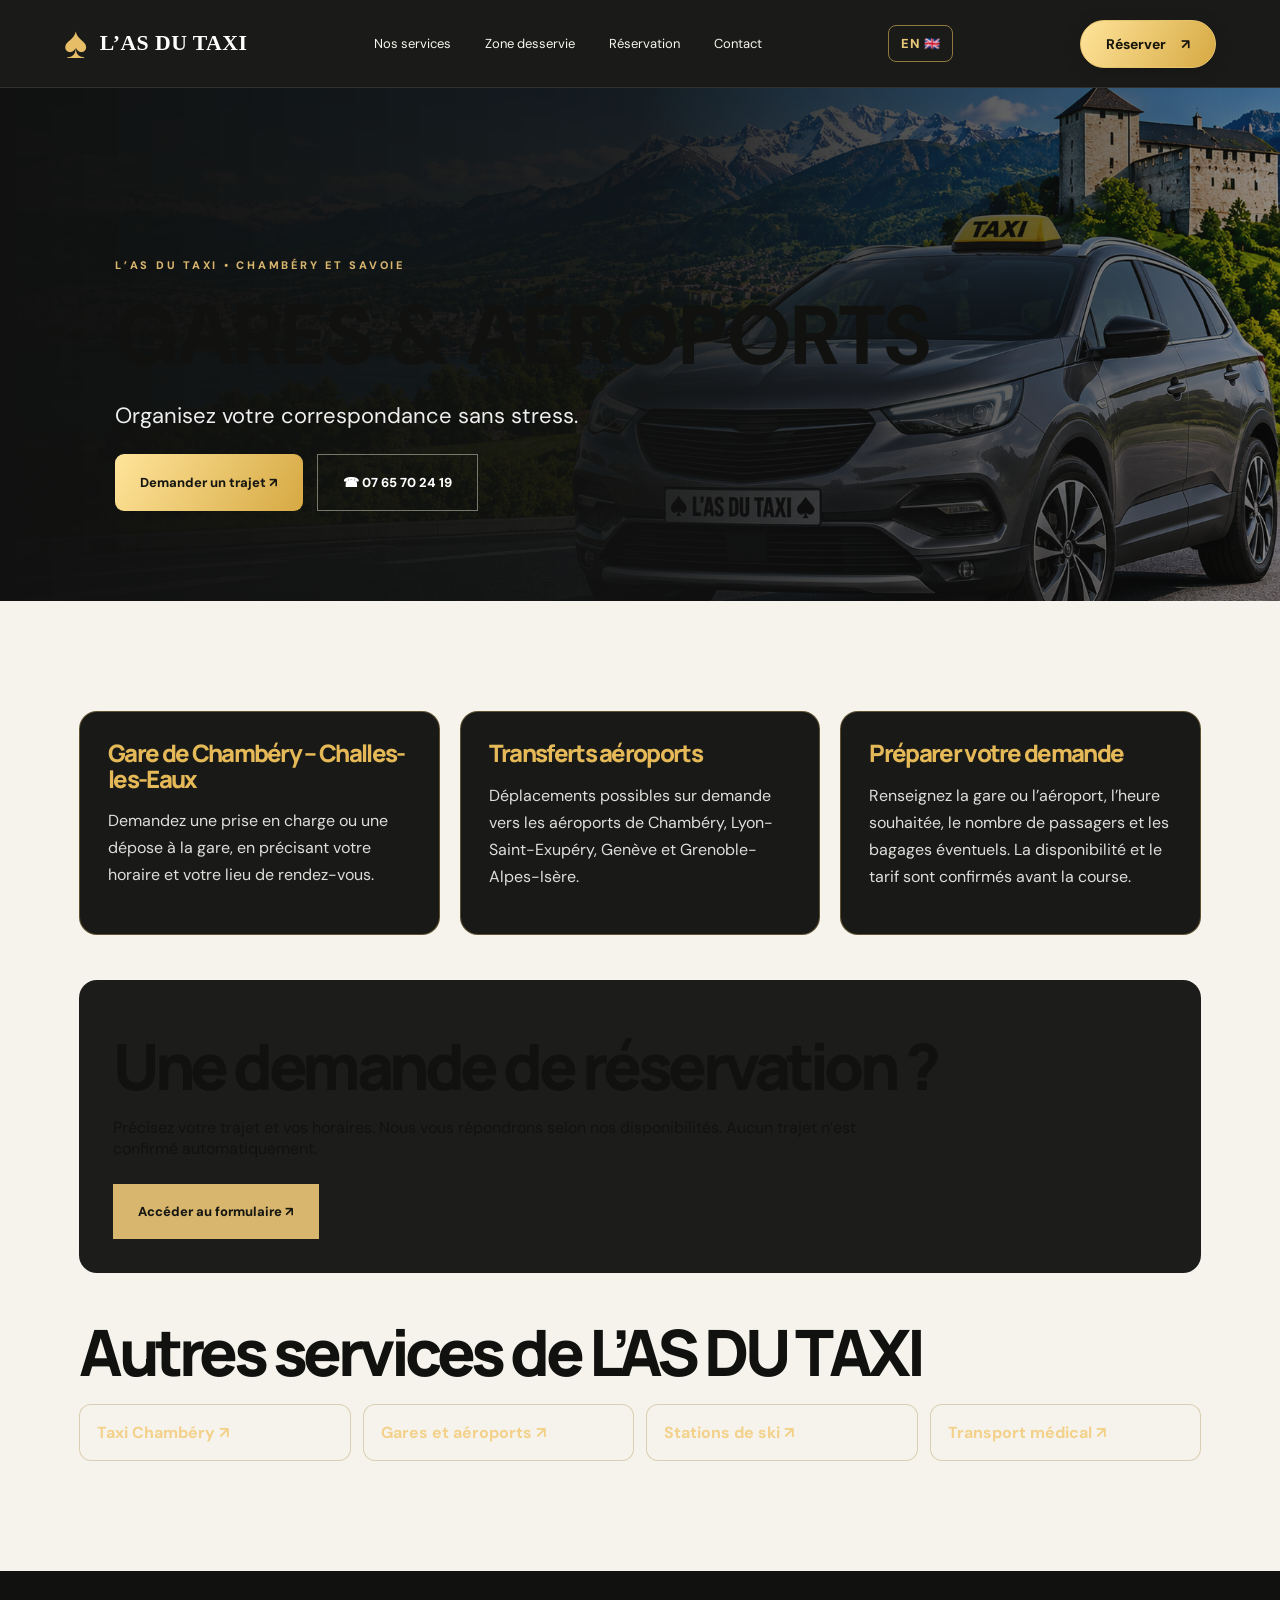
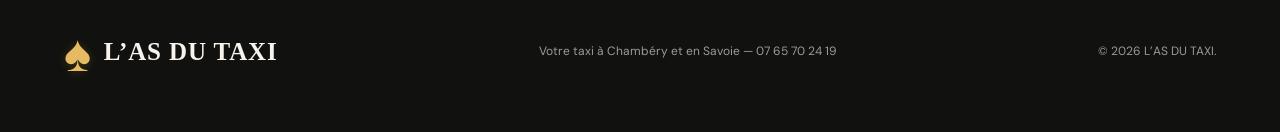
<file: gares-aeroports.html>
<!DOCTYPE html>
<html lang="fr"><head><meta charset="utf-8"/><meta content="width=device-width, initial-scale=1" name="viewport"/><meta content="#11120f" name="theme-color"/><meta content="index, follow" name="robots"/><meta content="Taxi gare de Chambéry et transferts vers les aéroports de Chambéry, Lyon, Genève et Grenoble, sur réservation et selon disponibilité." name="description"/><title>Taxi gare Chambéry et transferts aéroports | L’AS DU TAXI</title><link href="https://www.lasdutaxi.fr/gares-aeroports" rel="canonical"/><link href="https://fonts.googleapis.com" rel="preconnect"/><link crossorigin="" href="https://fonts.gstatic.com" rel="preconnect"/><link href="https://fonts.googleapis.com/css2?family=DM+Sans:wght@400;500;600;700&amp;family=Manrope:wght@400;500;600;700;800&amp;display=swap" rel="stylesheet"/><link href="/style.css" rel="stylesheet"/><meta content="Taxi gare Chambéry et transferts aéroports | L’AS DU TAXI" property="og:title"/><meta content="Taxi gare de Chambéry et transferts vers les aéroports de Chambéry, Lyon, Genève et Grenoble, sur réservation et selon disponibilité." property="og:description"/><meta content="https://www.lasdutaxi.fr/taxi-premium.png" property="og:image"/><link href="https://www.lasdutaxi.fr/gares-aeroports" hreflang="fr" rel="alternate"/><link href="https://www.lasdutaxi.fr/en/gares-aeroports" hreflang="en" rel="alternate"/><link href="https://www.lasdutaxi.fr/gares-aeroports" hreflang="x-default" rel="alternate"/></head><body><header class="header"><a class="brand" href="/"><span aria-hidden="true" class="brand-spade">♠</span><span class="brand-wordmark">L’AS DU TAXI</span></a><nav id="nav"><a href="/#services">Nos services</a><a href="/#zone">Zone desservie</a><a href="/#reservation">Réservation</a><a href="/#contact">Contact</a></nav><a aria-label="Switch to English" class="lang-switch" href="/en/gares-aeroports" lang="en">EN 🇬🇧</a><a class="header-cta" href="/#reservation">Réserver <span>↗</span></a><button aria-expanded="false" aria-label="Ouvrir le menu" class="menu" id="menu">☰</button></header><main><section class="seo-page-hero"><div class="seo-page-inner"><span class="kicker">L’AS DU TAXI • CHAMBÉRY ET SAVOIE</span><h1>GARES &amp; AÉROPORTS</h1><p>Organisez votre correspondance sans stress.</p><div class="hero-actions"><a class="btn btn-gold" href="/#reservation">Demander un trajet ↗</a><a class="btn btn-outline" href="tel:+33765702419">☎ 07 65 70 24 19</a></div></div></section><section class="section seo-content"><div class="seo-info-grid"><article class="seo-info-card"><h2>Gare de Chambéry – Challes-les-Eaux</h2><p>Demandez une prise en charge ou une dépose à la gare, en précisant votre horaire et votre lieu de rendez-vous.</p></article><article class="seo-info-card"><h2>Transferts aéroports</h2><p>Déplacements possibles sur demande vers les aéroports de Chambéry, Lyon-Saint-Exupéry, Genève et Grenoble-Alpes-Isère.</p></article><article class="seo-info-card"><h2>Préparer votre demande</h2><p>Renseignez la gare ou l’aéroport, l’heure souhaitée, le nombre de passagers et les bagages éventuels. La disponibilité et le tarif sont confirmés avant la course.</p></article></div><div class="seo-next"><h2>Une demande de réservation ?</h2><p>Précisez votre trajet et vos horaires. Nous vous répondrons selon nos disponibilités. Aucun trajet n’est confirmé automatiquement.</p><a class="btn btn-gold" href="/#reservation">Accéder au formulaire ↗</a></div><h2 class="seo-more-title">Autres services de L’AS DU TAXI</h2><div class="seo-links"><a href="/taxi-chambery">Taxi Chambéry ↗</a><a href="/gares-aeroports">Gares et aéroports ↗</a><a href="/stations-ski">Stations de ski ↗</a><a href="/taxi-conventionne">Transport médical ↗</a></div></section></main><footer><a class="brand" href="/"><span class="brand-spade">♠</span><span class="brand-wordmark">L’AS DU TAXI</span></a><p>Votre taxi à Chambéry et en Savoie — 07 65 70 24 19</p><span>© <span id="year"></span> L’AS DU TAXI.</span></footer><a class="mobile-call" href="tel:+33765702419">☎   Appeler le 07 65 70 24 19</a><script src="/seo-pages.js"></script></body></html>
</file>
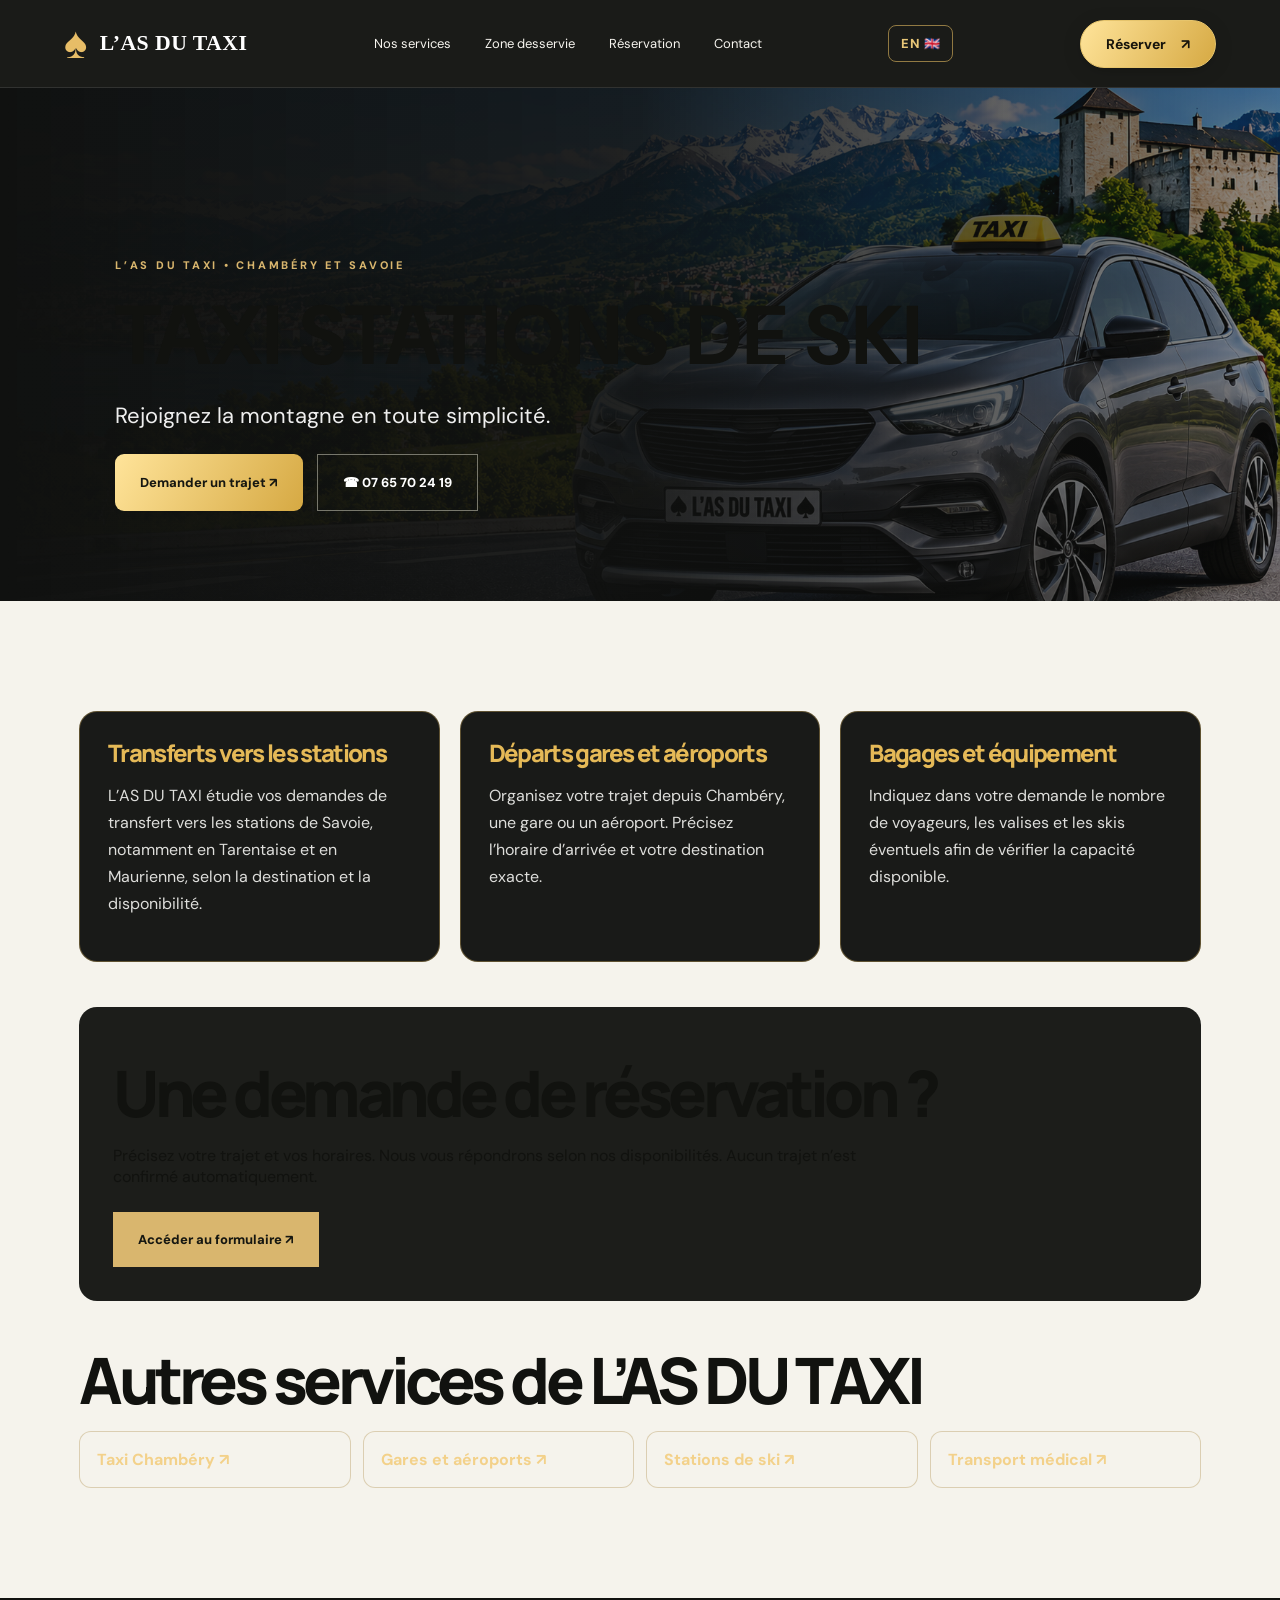
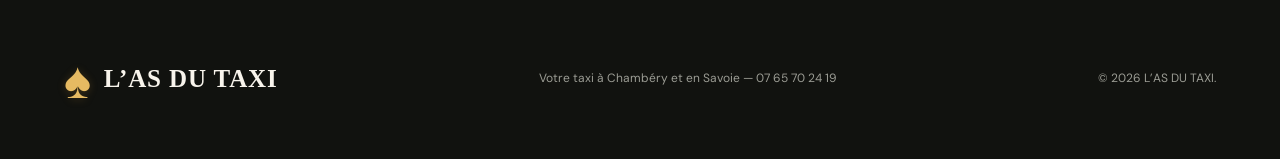
<file: stations-ski.html>
<!DOCTYPE html>
<html lang="fr"><head><meta charset="utf-8"/><meta content="width=device-width, initial-scale=1" name="viewport"/><meta content="#11120f" name="theme-color"/><meta content="index, follow" name="robots"/><meta content="Réservez un taxi pour vos trajets vers les stations de ski de Savoie depuis Chambéry, les gares ou les aéroports." name="description"/><title>Taxi stations de ski en Savoie | L’AS DU TAXI</title><link href="https://www.lasdutaxi.fr/stations-ski" rel="canonical"/><link href="https://fonts.googleapis.com" rel="preconnect"/><link crossorigin="" href="https://fonts.gstatic.com" rel="preconnect"/><link href="https://fonts.googleapis.com/css2?family=DM+Sans:wght@400;500;600;700&amp;family=Manrope:wght@400;500;600;700;800&amp;display=swap" rel="stylesheet"/><link href="/style.css" rel="stylesheet"/><meta content="Taxi stations de ski en Savoie | L’AS DU TAXI" property="og:title"/><meta content="Réservez un taxi pour vos trajets vers les stations de ski de Savoie depuis Chambéry, les gares ou les aéroports." property="og:description"/><meta content="https://www.lasdutaxi.fr/taxi-premium.png" property="og:image"/><link href="https://www.lasdutaxi.fr/stations-ski" hreflang="fr" rel="alternate"/><link href="https://www.lasdutaxi.fr/en/stations-ski" hreflang="en" rel="alternate"/><link href="https://www.lasdutaxi.fr/stations-ski" hreflang="x-default" rel="alternate"/></head><body><header class="header"><a class="brand" href="/"><span aria-hidden="true" class="brand-spade">♠</span><span class="brand-wordmark">L’AS DU TAXI</span></a><nav id="nav"><a href="/#services">Nos services</a><a href="/#zone">Zone desservie</a><a href="/#reservation">Réservation</a><a href="/#contact">Contact</a></nav><a aria-label="Switch to English" class="lang-switch" href="/en/stations-ski" lang="en">EN 🇬🇧</a><a class="header-cta" href="/#reservation">Réserver <span>↗</span></a><button aria-expanded="false" aria-label="Ouvrir le menu" class="menu" id="menu">☰</button></header><main><section class="seo-page-hero"><div class="seo-page-inner"><span class="kicker">L’AS DU TAXI • CHAMBÉRY ET SAVOIE</span><h1>TAXI STATIONS DE SKI</h1><p>Rejoignez la montagne en toute simplicité.</p><div class="hero-actions"><a class="btn btn-gold" href="/#reservation">Demander un trajet ↗</a><a class="btn btn-outline" href="tel:+33765702419">☎ 07 65 70 24 19</a></div></div></section><section class="section seo-content"><div class="seo-info-grid"><article class="seo-info-card"><h2>Transferts vers les stations</h2><p>L’AS DU TAXI étudie vos demandes de transfert vers les stations de Savoie, notamment en Tarentaise et en Maurienne, selon la destination et la disponibilité.</p></article><article class="seo-info-card"><h2>Départs gares et aéroports</h2><p>Organisez votre trajet depuis Chambéry, une gare ou un aéroport. Précisez l’horaire d’arrivée et votre destination exacte.</p></article><article class="seo-info-card"><h2>Bagages et équipement</h2><p>Indiquez dans votre demande le nombre de voyageurs, les valises et les skis éventuels afin de vérifier la capacité disponible.</p></article></div><div class="seo-next"><h2>Une demande de réservation ?</h2><p>Précisez votre trajet et vos horaires. Nous vous répondrons selon nos disponibilités. Aucun trajet n’est confirmé automatiquement.</p><a class="btn btn-gold" href="/#reservation">Accéder au formulaire ↗</a></div><h2 class="seo-more-title">Autres services de L’AS DU TAXI</h2><div class="seo-links"><a href="/taxi-chambery">Taxi Chambéry ↗</a><a href="/gares-aeroports">Gares et aéroports ↗</a><a href="/stations-ski">Stations de ski ↗</a><a href="/taxi-conventionne">Transport médical ↗</a></div></section></main><footer><a class="brand" href="/"><span class="brand-spade">♠</span><span class="brand-wordmark">L’AS DU TAXI</span></a><p>Votre taxi à Chambéry et en Savoie — 07 65 70 24 19</p><span>© <span id="year"></span> L’AS DU TAXI.</span></footer><a class="mobile-call" href="tel:+33765702419">☎   Appeler le 07 65 70 24 19</a><script src="/seo-pages.js"></script></body></html>
</file>
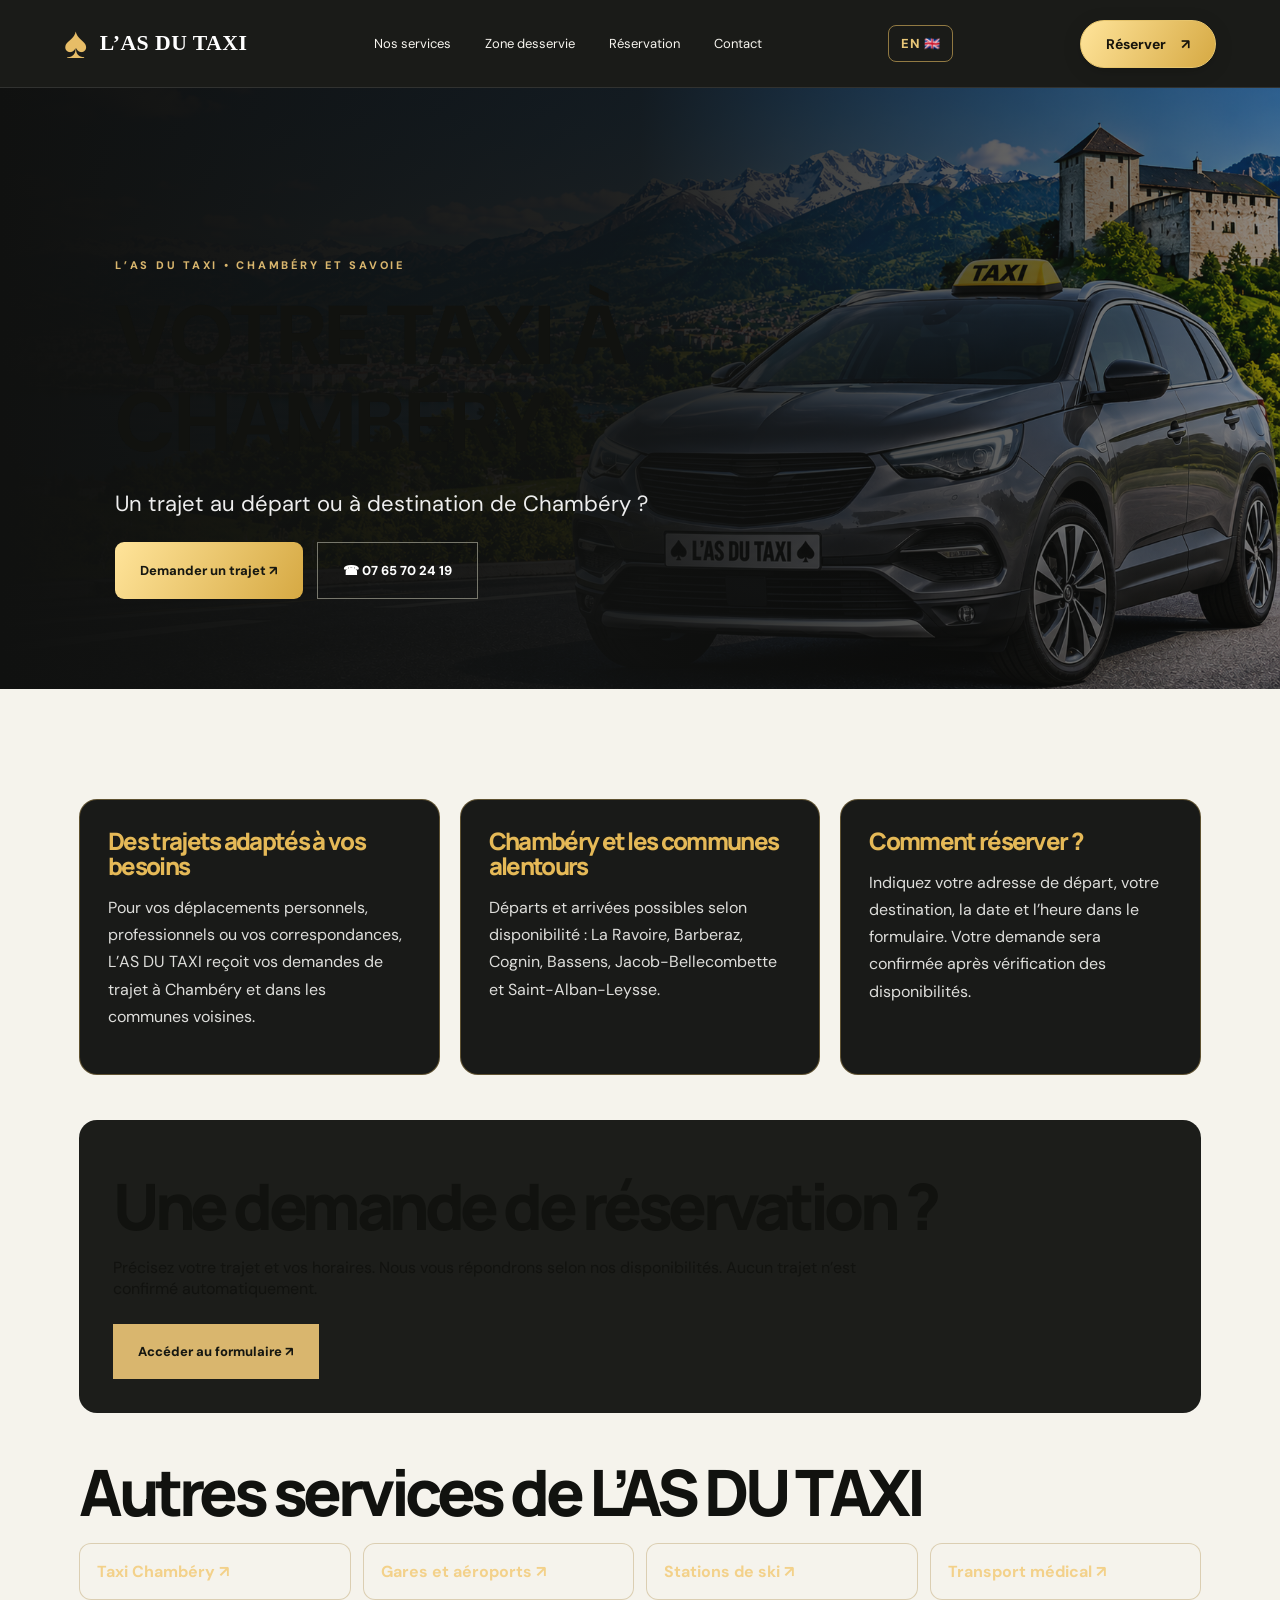
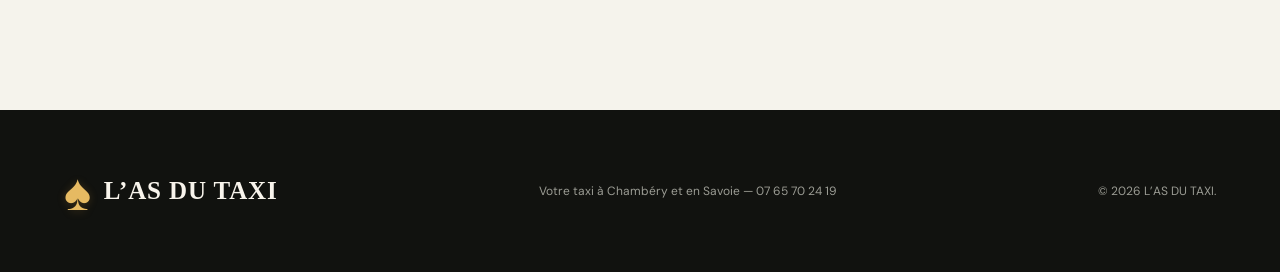
<file: taxi-chambery.html>
<!DOCTYPE html>
<html lang="fr"><head><meta charset="utf-8"/><meta content="width=device-width, initial-scale=1" name="viewport"/><meta content="#11120f" name="theme-color"/><meta content="index, follow" name="robots"/><meta content="Taxi à Chambéry : déplacements locaux, gares, rendez-vous et toutes distances. Réservation par formulaire ou téléphone au 07 65 70 24 19." name="description"/><title>Taxi à Chambéry : réservation et trajets en Savoie</title><link href="https://www.lasdutaxi.fr/taxi-chambery" rel="canonical"/><link href="https://fonts.googleapis.com" rel="preconnect"/><link crossorigin="" href="https://fonts.gstatic.com" rel="preconnect"/><link href="https://fonts.googleapis.com/css2?family=DM+Sans:wght@400;500;600;700&amp;family=Manrope:wght@400;500;600;700;800&amp;display=swap" rel="stylesheet"/><link href="/style.css" rel="stylesheet"/><meta content="Taxi à Chambéry : réservation et trajets en Savoie" property="og:title"/><meta content="Taxi à Chambéry : déplacements locaux, gares, rendez-vous et toutes distances. Réservation par formulaire ou téléphone au 07 65 70 24 19." property="og:description"/><meta content="https://www.lasdutaxi.fr/taxi-premium.png" property="og:image"/><link href="https://www.lasdutaxi.fr/taxi-chambery" hreflang="fr" rel="alternate"/><link href="https://www.lasdutaxi.fr/en/taxi-chambery" hreflang="en" rel="alternate"/><link href="https://www.lasdutaxi.fr/taxi-chambery" hreflang="x-default" rel="alternate"/></head><body><header class="header"><a class="brand" href="/"><span aria-hidden="true" class="brand-spade">♠</span><span class="brand-wordmark">L’AS DU TAXI</span></a><nav id="nav"><a href="/#services">Nos services</a><a href="/#zone">Zone desservie</a><a href="/#reservation">Réservation</a><a href="/#contact">Contact</a></nav><a aria-label="Switch to English" class="lang-switch" href="/en/taxi-chambery" lang="en">EN 🇬🇧</a><a class="header-cta" href="/#reservation">Réserver <span>↗</span></a><button aria-expanded="false" aria-label="Ouvrir le menu" class="menu" id="menu">☰</button></header><main><section class="seo-page-hero"><div class="seo-page-inner"><span class="kicker">L’AS DU TAXI • CHAMBÉRY ET SAVOIE</span><h1>VOTRE TAXI À CHAMBÉRY</h1><p>Un trajet au départ ou à destination de Chambéry ?</p><div class="hero-actions"><a class="btn btn-gold" href="/#reservation">Demander un trajet ↗</a><a class="btn btn-outline" href="tel:+33765702419">☎ 07 65 70 24 19</a></div></div></section><section class="section seo-content"><div class="seo-info-grid"><article class="seo-info-card"><h2>Des trajets adaptés à vos besoins</h2><p>Pour vos déplacements personnels, professionnels ou vos correspondances, L’AS DU TAXI reçoit vos demandes de trajet à Chambéry et dans les communes voisines.</p></article><article class="seo-info-card"><h2>Chambéry et les communes alentours</h2><p>Départs et arrivées possibles selon disponibilité : La Ravoire, Barberaz, Cognin, Bassens, Jacob-Bellecombette et Saint-Alban-Leysse.</p></article><article class="seo-info-card"><h2>Comment réserver ?</h2><p>Indiquez votre adresse de départ, votre destination, la date et l’heure dans le formulaire. Votre demande sera confirmée après vérification des disponibilités.</p></article></div><div class="seo-next"><h2>Une demande de réservation ?</h2><p>Précisez votre trajet et vos horaires. Nous vous répondrons selon nos disponibilités. Aucun trajet n’est confirmé automatiquement.</p><a class="btn btn-gold" href="/#reservation">Accéder au formulaire ↗</a></div><h2 class="seo-more-title">Autres services de L’AS DU TAXI</h2><div class="seo-links"><a href="/taxi-chambery">Taxi Chambéry ↗</a><a href="/gares-aeroports">Gares et aéroports ↗</a><a href="/stations-ski">Stations de ski ↗</a><a href="/taxi-conventionne">Transport médical ↗</a></div></section></main><footer><a class="brand" href="/"><span class="brand-spade">♠</span><span class="brand-wordmark">L’AS DU TAXI</span></a><p>Votre taxi à Chambéry et en Savoie — 07 65 70 24 19</p><span>© <span id="year"></span> L’AS DU TAXI.</span></footer><a class="mobile-call" href="tel:+33765702419">☎   Appeler le 07 65 70 24 19</a><script src="/seo-pages.js"></script></body></html>
</file>
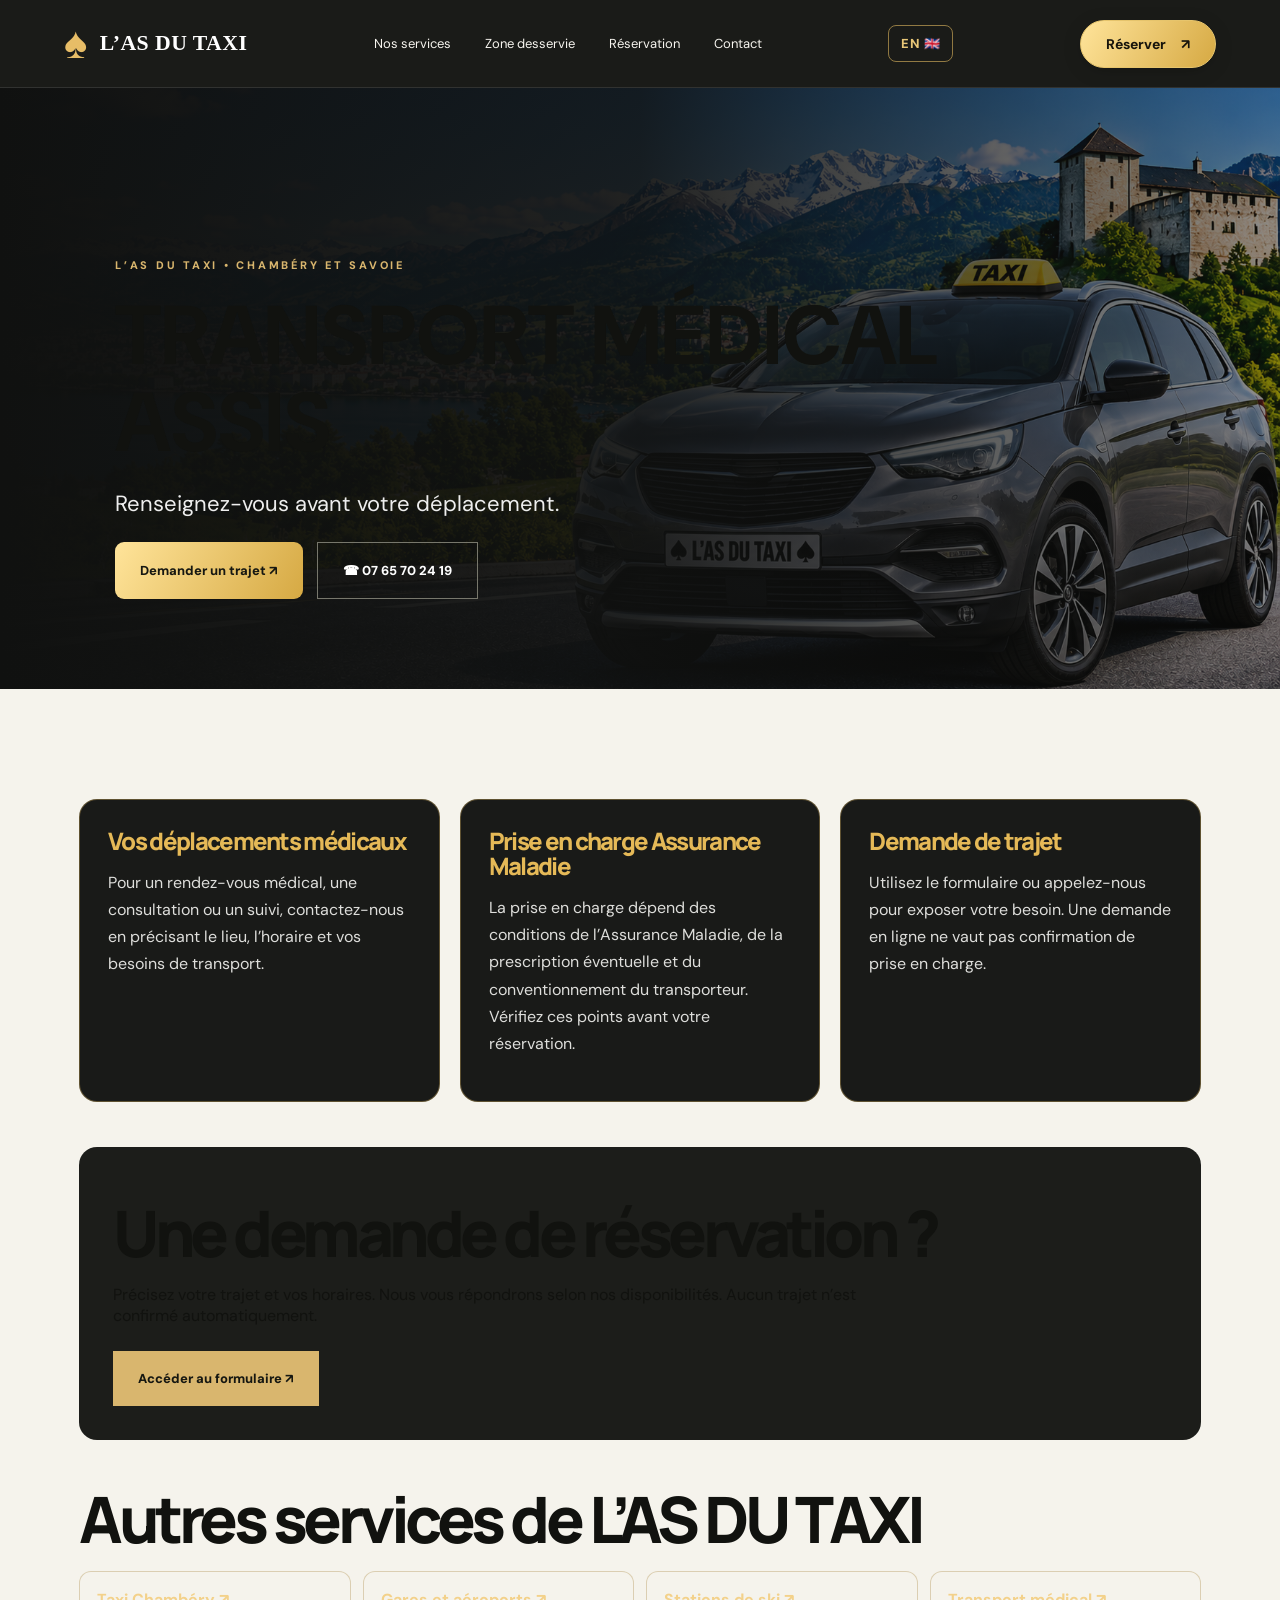
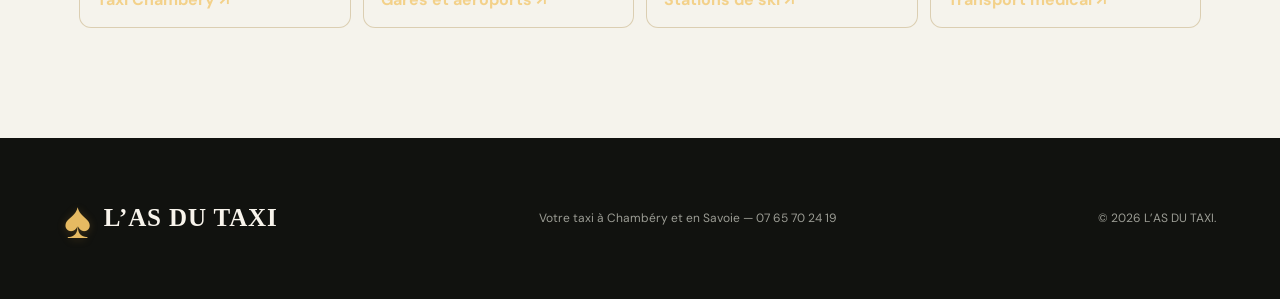
<file: taxi-conventionne.html>
<!DOCTYPE html>
<html lang="fr"><head><meta charset="utf-8"/><meta content="width=device-width, initial-scale=1" name="viewport"/><meta content="#11120f" name="theme-color"/><meta content="index, follow" name="robots"/><meta content="Informations sur les demandes de transport médical assis à Chambéry. Vérifiez le conventionnement, la prise en charge et les justificatifs avant réservation." name="description"/><title>Taxi conventionné Chambéry : renseignements | L’AS DU TAXI</title><link href="https://www.lasdutaxi.fr/taxi-conventionne" rel="canonical"/><link href="https://fonts.googleapis.com" rel="preconnect"/><link crossorigin="" href="https://fonts.gstatic.com" rel="preconnect"/><link href="https://fonts.googleapis.com/css2?family=DM+Sans:wght@400;500;600;700&amp;family=Manrope:wght@400;500;600;700;800&amp;display=swap" rel="stylesheet"/><link href="/style.css" rel="stylesheet"/><meta content="Taxi conventionné Chambéry : renseignements | L’AS DU TAXI" property="og:title"/><meta content="Informations sur les demandes de transport médical assis à Chambéry. Vérifiez le conventionnement, la prise en charge et les justificatifs avant réservation." property="og:description"/><meta content="https://www.lasdutaxi.fr/taxi-premium.png" property="og:image"/><link href="https://www.lasdutaxi.fr/taxi-conventionne" hreflang="fr" rel="alternate"/><link href="https://www.lasdutaxi.fr/en/taxi-conventionne" hreflang="en" rel="alternate"/><link href="https://www.lasdutaxi.fr/taxi-conventionne" hreflang="x-default" rel="alternate"/></head><body><header class="header"><a class="brand" href="/"><span aria-hidden="true" class="brand-spade">♠</span><span class="brand-wordmark">L’AS DU TAXI</span></a><nav id="nav"><a href="/#services">Nos services</a><a href="/#zone">Zone desservie</a><a href="/#reservation">Réservation</a><a href="/#contact">Contact</a></nav><a aria-label="Switch to English" class="lang-switch" href="/en/taxi-conventionne" lang="en">EN 🇬🇧</a><a class="header-cta" href="/#reservation">Réserver <span>↗</span></a><button aria-expanded="false" aria-label="Ouvrir le menu" class="menu" id="menu">☰</button></header><main><section class="seo-page-hero"><div class="seo-page-inner"><span class="kicker">L’AS DU TAXI • CHAMBÉRY ET SAVOIE</span><h1>TRANSPORT MÉDICAL ASSIS</h1><p>Renseignez-vous avant votre déplacement.</p><div class="hero-actions"><a class="btn btn-gold" href="/#reservation">Demander un trajet ↗</a><a class="btn btn-outline" href="tel:+33765702419">☎ 07 65 70 24 19</a></div></div></section><section class="section seo-content"><div class="seo-info-grid"><article class="seo-info-card"><h2>Vos déplacements médicaux</h2><p>Pour un rendez-vous médical, une consultation ou un suivi, contactez-nous en précisant le lieu, l’horaire et vos besoins de transport.</p></article><article class="seo-info-card"><h2>Prise en charge Assurance Maladie</h2><p>La prise en charge dépend des conditions de l’Assurance Maladie, de la prescription éventuelle et du conventionnement du transporteur. Vérifiez ces points avant votre réservation.</p></article><article class="seo-info-card"><h2>Demande de trajet</h2><p>Utilisez le formulaire ou appelez-nous pour exposer votre besoin. Une demande en ligne ne vaut pas confirmation de prise en charge.</p></article></div><div class="seo-next"><h2>Une demande de réservation ?</h2><p>Précisez votre trajet et vos horaires. Nous vous répondrons selon nos disponibilités. Aucun trajet n’est confirmé automatiquement.</p><a class="btn btn-gold" href="/#reservation">Accéder au formulaire ↗</a></div><h2 class="seo-more-title">Autres services de L’AS DU TAXI</h2><div class="seo-links"><a href="/taxi-chambery">Taxi Chambéry ↗</a><a href="/gares-aeroports">Gares et aéroports ↗</a><a href="/stations-ski">Stations de ski ↗</a><a href="/taxi-conventionne">Transport médical ↗</a></div></section></main><footer><a class="brand" href="/"><span class="brand-spade">♠</span><span class="brand-wordmark">L’AS DU TAXI</span></a><p>Votre taxi à Chambéry et en Savoie — 07 65 70 24 19</p><span>© <span id="year"></span> L’AS DU TAXI.</span></footer><a class="mobile-call" href="tel:+33765702419">☎   Appeler le 07 65 70 24 19</a><script src="/seo-pages.js"></script></body></html>
</file>
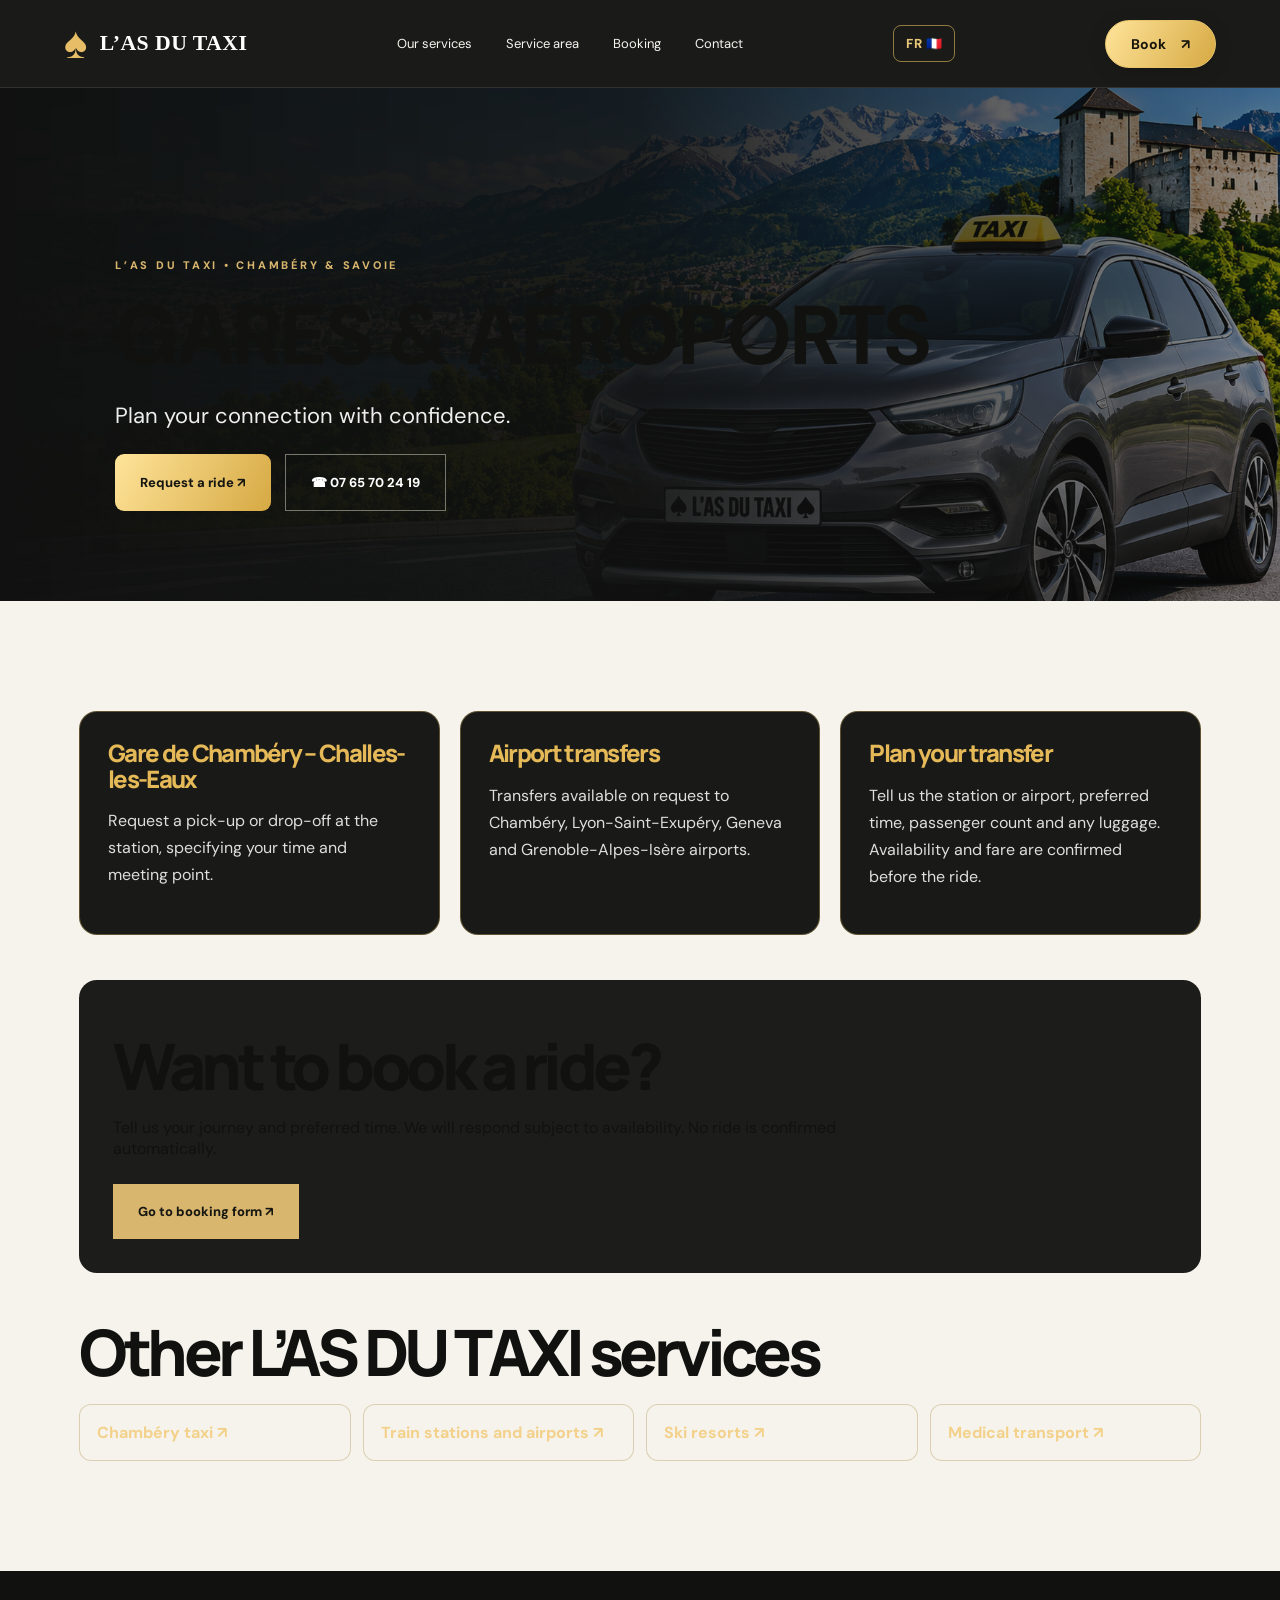
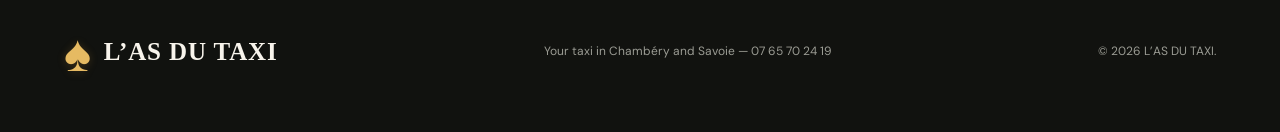
<file: en/gares-aeroports.html>
<!DOCTYPE html>
<html lang="en"><head><meta charset="utf-8"/><meta content="width=device-width, initial-scale=1" name="viewport"/><meta content="#11120f" name="theme-color"/><meta content="index, follow" name="robots"/><meta content="Book a taxi in Chambéry and Savoie. Airport and train station transfers, ski resort journeys and local rides. Call +33 7 65 70 24 19." name="description"/><title>Chambéry Train Station &amp; Airport Transfers — L’AS DU TAXI</title><link href="https://www.lasdutaxi.fr/en/gares-aeroports" rel="canonical"/><link href="https://fonts.googleapis.com" rel="preconnect"/><link crossorigin="" href="https://fonts.gstatic.com" rel="preconnect"/><link href="https://fonts.googleapis.com/css2?family=DM+Sans:wght@400;500;600;700&amp;family=Manrope:wght@400;500;600;700;800&amp;display=swap" rel="stylesheet"/><link href="/style.css" rel="stylesheet"/><meta content="Chambéry Train Station &amp; Airport Transfers — L’AS DU TAXI" property="og:title"/><meta content="Taxi bookings in Chambéry and Savoie. Airport, train station and ski resort transfers. Call +33 7 65 70 24 19." property="og:description"/><meta content="https://www.lasdutaxi.fr/taxi-premium.png" property="og:image"/><link href="https://www.lasdutaxi.fr/gares-aeroports" hreflang="fr" rel="alternate"/><link href="https://www.lasdutaxi.fr/en/gares-aeroports" hreflang="en" rel="alternate"/><link href="https://www.lasdutaxi.fr/gares-aeroports" hreflang="x-default" rel="alternate"/></head><body><header class="header"><a class="brand" href="/en/"><span aria-hidden="true" class="brand-spade">♠</span><span class="brand-wordmark">L’AS DU TAXI</span></a><nav id="nav"><a href="/en/#services">Our services</a><a href="/en/#zone">Service area</a><a href="/en/#reservation">Booking</a><a href="/en/#contact">Contact</a></nav><a aria-label="Passer en français" class="lang-switch" href="/gares-aeroports" lang="fr">FR 🇫🇷</a><a class="header-cta" href="/en/#reservation">Book <span>↗</span></a><button aria-expanded="false" aria-label="Open menu" class="menu" id="menu">☰</button></header><main><section class="seo-page-hero"><div class="seo-page-inner"><span class="kicker">L’AS DU TAXI • CHAMBÉRY &amp; SAVOIE</span><h1>GARES &amp; AÉROPORTS</h1><p>Plan your connection with confidence.</p><div class="hero-actions"><a class="btn btn-gold" href="/en/#reservation">Request a ride ↗</a><a class="btn btn-outline" href="tel:+33765702419">☎ 07 65 70 24 19</a></div></div></section><section class="section seo-content"><div class="seo-info-grid"><article class="seo-info-card"><h2>Gare de Chambéry – Challes-les-Eaux</h2><p>Request a pick-up or drop-off at the station, specifying your time and meeting point.</p></article><article class="seo-info-card"><h2>Airport transfers</h2><p>Transfers available on request to Chambéry, Lyon-Saint-Exupéry, Geneva and Grenoble-Alpes-Isère airports.</p></article><article class="seo-info-card"><h2>Plan your transfer</h2><p>Tell us the station or airport, preferred time, passenger count and any luggage. Availability and fare are confirmed before the ride.</p></article></div><div class="seo-next"><h2>Want to book a ride?</h2><p>Tell us your journey and preferred time. We will respond subject to availability. No ride is confirmed automatically.</p><a class="btn btn-gold" href="/en/#reservation">Go to booking form ↗</a></div><h2 class="seo-more-title">Other L’AS DU TAXI services</h2><div class="seo-links"><a href="/en/taxi-chambery">Chambéry taxi ↗</a><a href="/en/gares-aeroports">Train stations and airports ↗</a><a href="/en/stations-ski">Ski resorts ↗</a><a href="/en/taxi-conventionne">Medical transport ↗</a></div></section></main><footer><a class="brand" href="/en/"><span class="brand-spade">♠</span><span class="brand-wordmark">L’AS DU TAXI</span></a><p>Your taxi in Chambéry and Savoie — 07 65 70 24 19</p><span>© <span id="year"></span> L’AS DU TAXI.</span></footer><a class="mobile-call" href="tel:+33765702419">☎   Call 07 65 70 24 19</a><script src="/seo-pages.js"></script></body></html>
</file>
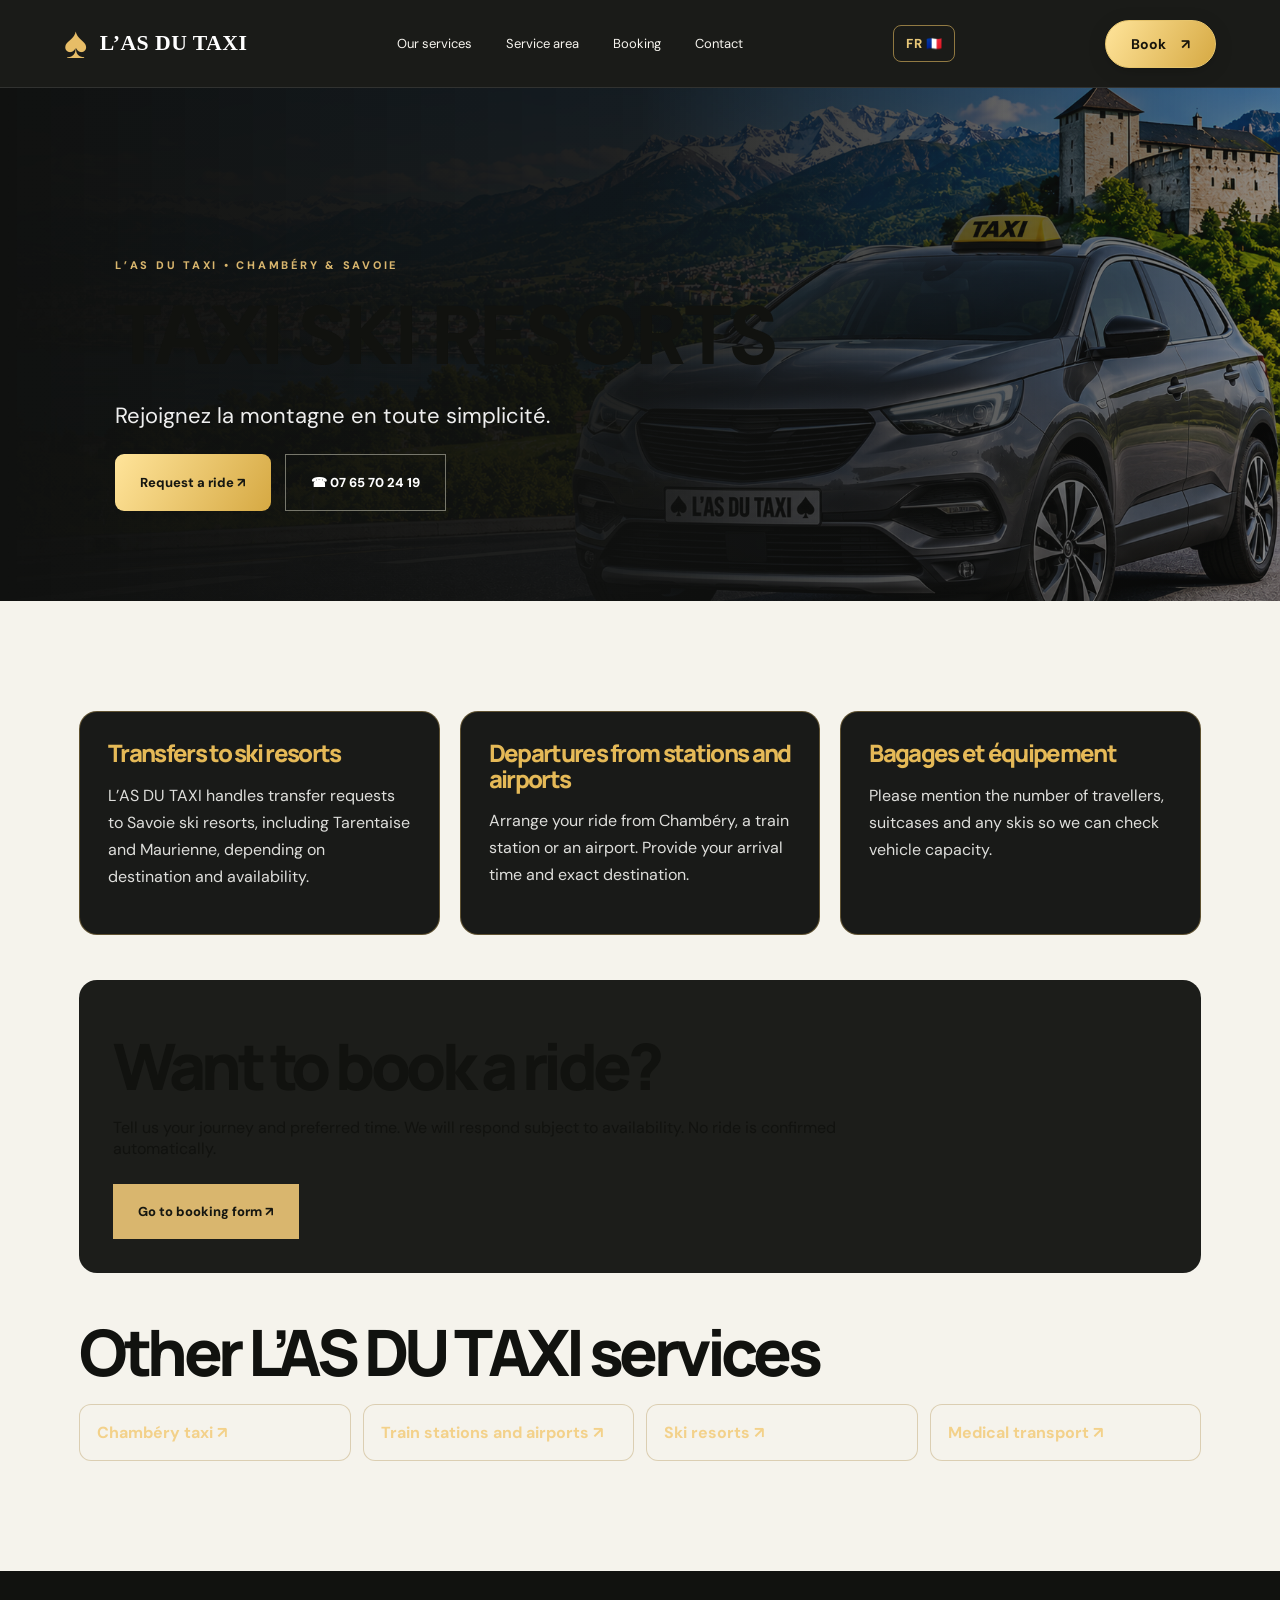
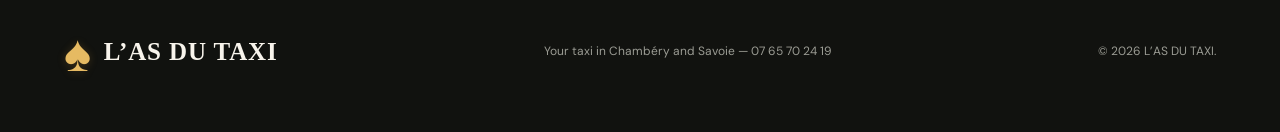
<file: en/stations-ski.html>
<!DOCTYPE html>
<html lang="en"><head><meta charset="utf-8"/><meta content="width=device-width, initial-scale=1" name="viewport"/><meta content="#11120f" name="theme-color"/><meta content="index, follow" name="robots"/><meta content="Book a taxi in Chambéry and Savoie. Airport and train station transfers, ski resort journeys and local rides. Call +33 7 65 70 24 19." name="description"/><title>Savoie Ski Resort Taxi Transfers — L’AS DU TAXI</title><link href="https://www.lasdutaxi.fr/en/stations-ski" rel="canonical"/><link href="https://fonts.googleapis.com" rel="preconnect"/><link crossorigin="" href="https://fonts.gstatic.com" rel="preconnect"/><link href="https://fonts.googleapis.com/css2?family=DM+Sans:wght@400;500;600;700&amp;family=Manrope:wght@400;500;600;700;800&amp;display=swap" rel="stylesheet"/><link href="/style.css" rel="stylesheet"/><meta content="Savoie Ski Resort Taxi Transfers — L’AS DU TAXI" property="og:title"/><meta content="Taxi bookings in Chambéry and Savoie. Airport, train station and ski resort transfers. Call +33 7 65 70 24 19." property="og:description"/><meta content="https://www.lasdutaxi.fr/taxi-premium.png" property="og:image"/><link href="https://www.lasdutaxi.fr/stations-ski" hreflang="fr" rel="alternate"/><link href="https://www.lasdutaxi.fr/en/stations-ski" hreflang="en" rel="alternate"/><link href="https://www.lasdutaxi.fr/stations-ski" hreflang="x-default" rel="alternate"/></head><body><header class="header"><a class="brand" href="/en/"><span aria-hidden="true" class="brand-spade">♠</span><span class="brand-wordmark">L’AS DU TAXI</span></a><nav id="nav"><a href="/en/#services">Our services</a><a href="/en/#zone">Service area</a><a href="/en/#reservation">Booking</a><a href="/en/#contact">Contact</a></nav><a aria-label="Passer en français" class="lang-switch" href="/stations-ski" lang="fr">FR 🇫🇷</a><a class="header-cta" href="/en/#reservation">Book <span>↗</span></a><button aria-expanded="false" aria-label="Open menu" class="menu" id="menu">☰</button></header><main><section class="seo-page-hero"><div class="seo-page-inner"><span class="kicker">L’AS DU TAXI • CHAMBÉRY &amp; SAVOIE</span><h1>TAXI SKI RESORTS</h1><p>Rejoignez la montagne en toute simplicité.</p><div class="hero-actions"><a class="btn btn-gold" href="/en/#reservation">Request a ride ↗</a><a class="btn btn-outline" href="tel:+33765702419">☎ 07 65 70 24 19</a></div></div></section><section class="section seo-content"><div class="seo-info-grid"><article class="seo-info-card"><h2>Transfers to ski resorts</h2><p>L’AS DU TAXI handles transfer requests to Savoie ski resorts, including Tarentaise and Maurienne, depending on destination and availability.</p></article><article class="seo-info-card"><h2>Departures from stations and airports</h2><p>Arrange your ride from Chambéry, a train station or an airport. Provide your arrival time and exact destination.</p></article><article class="seo-info-card"><h2>Bagages et équipement</h2><p>Please mention the number of travellers, suitcases and any skis so we can check vehicle capacity.</p></article></div><div class="seo-next"><h2>Want to book a ride?</h2><p>Tell us your journey and preferred time. We will respond subject to availability. No ride is confirmed automatically.</p><a class="btn btn-gold" href="/en/#reservation">Go to booking form ↗</a></div><h2 class="seo-more-title">Other L’AS DU TAXI services</h2><div class="seo-links"><a href="/en/taxi-chambery">Chambéry taxi ↗</a><a href="/en/gares-aeroports">Train stations and airports ↗</a><a href="/en/stations-ski">Ski resorts ↗</a><a href="/en/taxi-conventionne">Medical transport ↗</a></div></section></main><footer><a class="brand" href="/en/"><span class="brand-spade">♠</span><span class="brand-wordmark">L’AS DU TAXI</span></a><p>Your taxi in Chambéry and Savoie — 07 65 70 24 19</p><span>© <span id="year"></span> L’AS DU TAXI.</span></footer><a class="mobile-call" href="tel:+33765702419">☎   Call 07 65 70 24 19</a><script src="/seo-pages.js"></script></body></html>
</file>
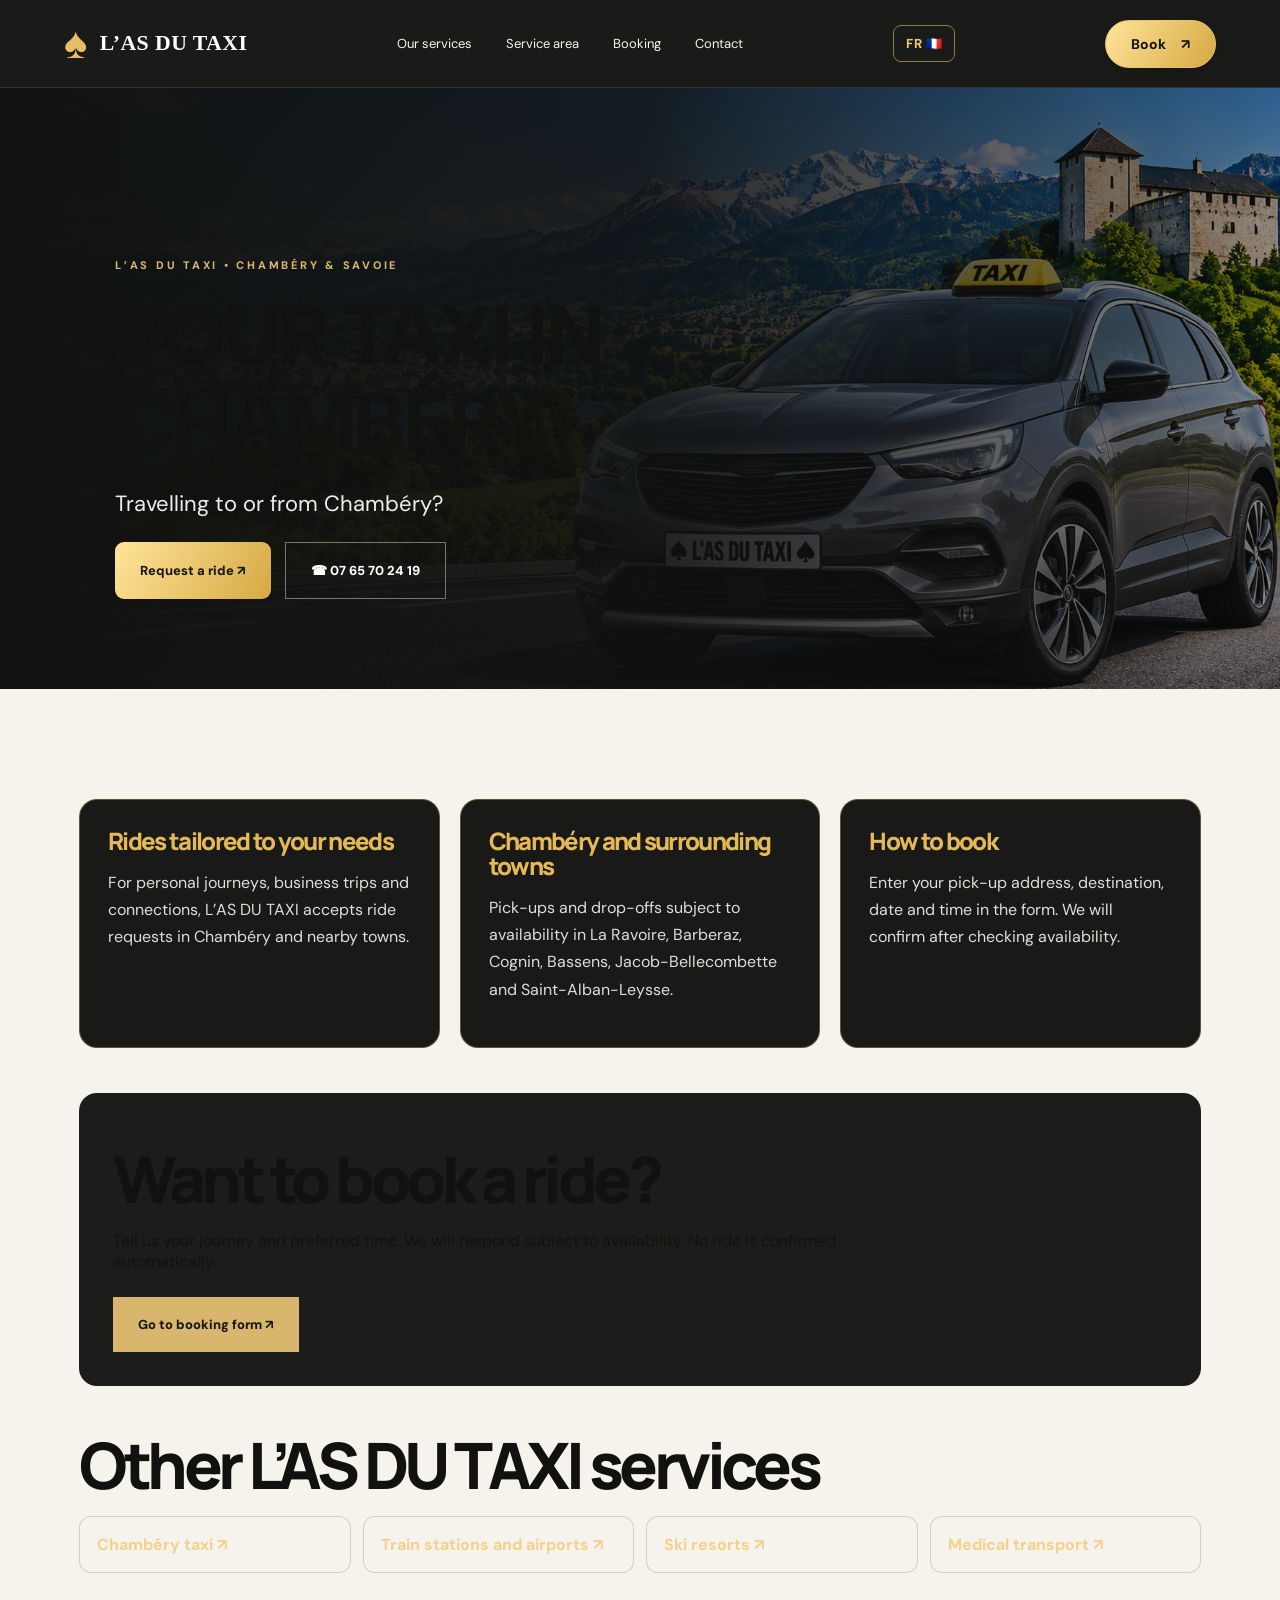
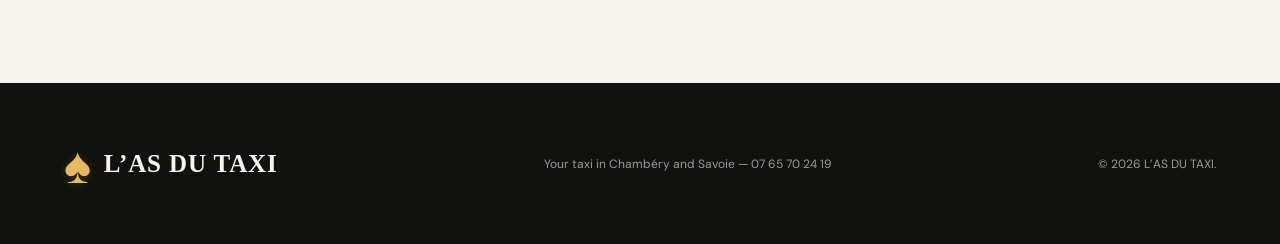
<file: en/taxi-chambery.html>
<!DOCTYPE html>
<html lang="en"><head><meta charset="utf-8"/><meta content="width=device-width, initial-scale=1" name="viewport"/><meta content="#11120f" name="theme-color"/><meta content="index, follow" name="robots"/><meta content="Book a taxi in Chambéry and Savoie. Airport and train station transfers, ski resort journeys and local rides. Call +33 7 65 70 24 19." name="description"/><title>Taxi in Chambéry | Book a Ride — L’AS DU TAXI</title><link href="https://www.lasdutaxi.fr/en/taxi-chambery" rel="canonical"/><link href="https://fonts.googleapis.com" rel="preconnect"/><link crossorigin="" href="https://fonts.gstatic.com" rel="preconnect"/><link href="https://fonts.googleapis.com/css2?family=DM+Sans:wght@400;500;600;700&amp;family=Manrope:wght@400;500;600;700;800&amp;display=swap" rel="stylesheet"/><link href="/style.css" rel="stylesheet"/><meta content="Taxi in Chambéry | Book a Ride — L’AS DU TAXI" property="og:title"/><meta content="Taxi bookings in Chambéry and Savoie. Airport, train station and ski resort transfers. Call +33 7 65 70 24 19." property="og:description"/><meta content="https://www.lasdutaxi.fr/taxi-premium.png" property="og:image"/><link href="https://www.lasdutaxi.fr/taxi-chambery" hreflang="fr" rel="alternate"/><link href="https://www.lasdutaxi.fr/en/taxi-chambery" hreflang="en" rel="alternate"/><link href="https://www.lasdutaxi.fr/taxi-chambery" hreflang="x-default" rel="alternate"/></head><body><header class="header"><a class="brand" href="/en/"><span aria-hidden="true" class="brand-spade">♠</span><span class="brand-wordmark">L’AS DU TAXI</span></a><nav id="nav"><a href="/en/#services">Our services</a><a href="/en/#zone">Service area</a><a href="/en/#reservation">Booking</a><a href="/en/#contact">Contact</a></nav><a aria-label="Passer en français" class="lang-switch" href="/taxi-chambery" lang="fr">FR 🇫🇷</a><a class="header-cta" href="/en/#reservation">Book <span>↗</span></a><button aria-expanded="false" aria-label="Open menu" class="menu" id="menu">☰</button></header><main><section class="seo-page-hero"><div class="seo-page-inner"><span class="kicker">L’AS DU TAXI • CHAMBÉRY &amp; SAVOIE</span><h1>YOUR TAXI IN CHAMBÉRY</h1><p>Travelling to or from Chambéry?</p><div class="hero-actions"><a class="btn btn-gold" href="/en/#reservation">Request a ride ↗</a><a class="btn btn-outline" href="tel:+33765702419">☎ 07 65 70 24 19</a></div></div></section><section class="section seo-content"><div class="seo-info-grid"><article class="seo-info-card"><h2>Rides tailored to your needs</h2><p>For personal journeys, business trips and connections, L’AS DU TAXI accepts ride requests in Chambéry and nearby towns.</p></article><article class="seo-info-card"><h2>Chambéry and surrounding towns</h2><p>Pick-ups and drop-offs subject to availability in La Ravoire, Barberaz, Cognin, Bassens, Jacob-Bellecombette and Saint-Alban-Leysse.</p></article><article class="seo-info-card"><h2>How to book</h2><p>Enter your pick-up address, destination, date and time in the form. We will confirm after checking availability.</p></article></div><div class="seo-next"><h2>Want to book a ride?</h2><p>Tell us your journey and preferred time. We will respond subject to availability. No ride is confirmed automatically.</p><a class="btn btn-gold" href="/en/#reservation">Go to booking form ↗</a></div><h2 class="seo-more-title">Other L’AS DU TAXI services</h2><div class="seo-links"><a href="/en/taxi-chambery">Chambéry taxi ↗</a><a href="/en/gares-aeroports">Train stations and airports ↗</a><a href="/en/stations-ski">Ski resorts ↗</a><a href="/en/taxi-conventionne">Medical transport ↗</a></div></section></main><footer><a class="brand" href="/en/"><span class="brand-spade">♠</span><span class="brand-wordmark">L’AS DU TAXI</span></a><p>Your taxi in Chambéry and Savoie — 07 65 70 24 19</p><span>© <span id="year"></span> L’AS DU TAXI.</span></footer><a class="mobile-call" href="tel:+33765702419">☎   Call 07 65 70 24 19</a><script src="/seo-pages.js"></script></body></html>
</file>
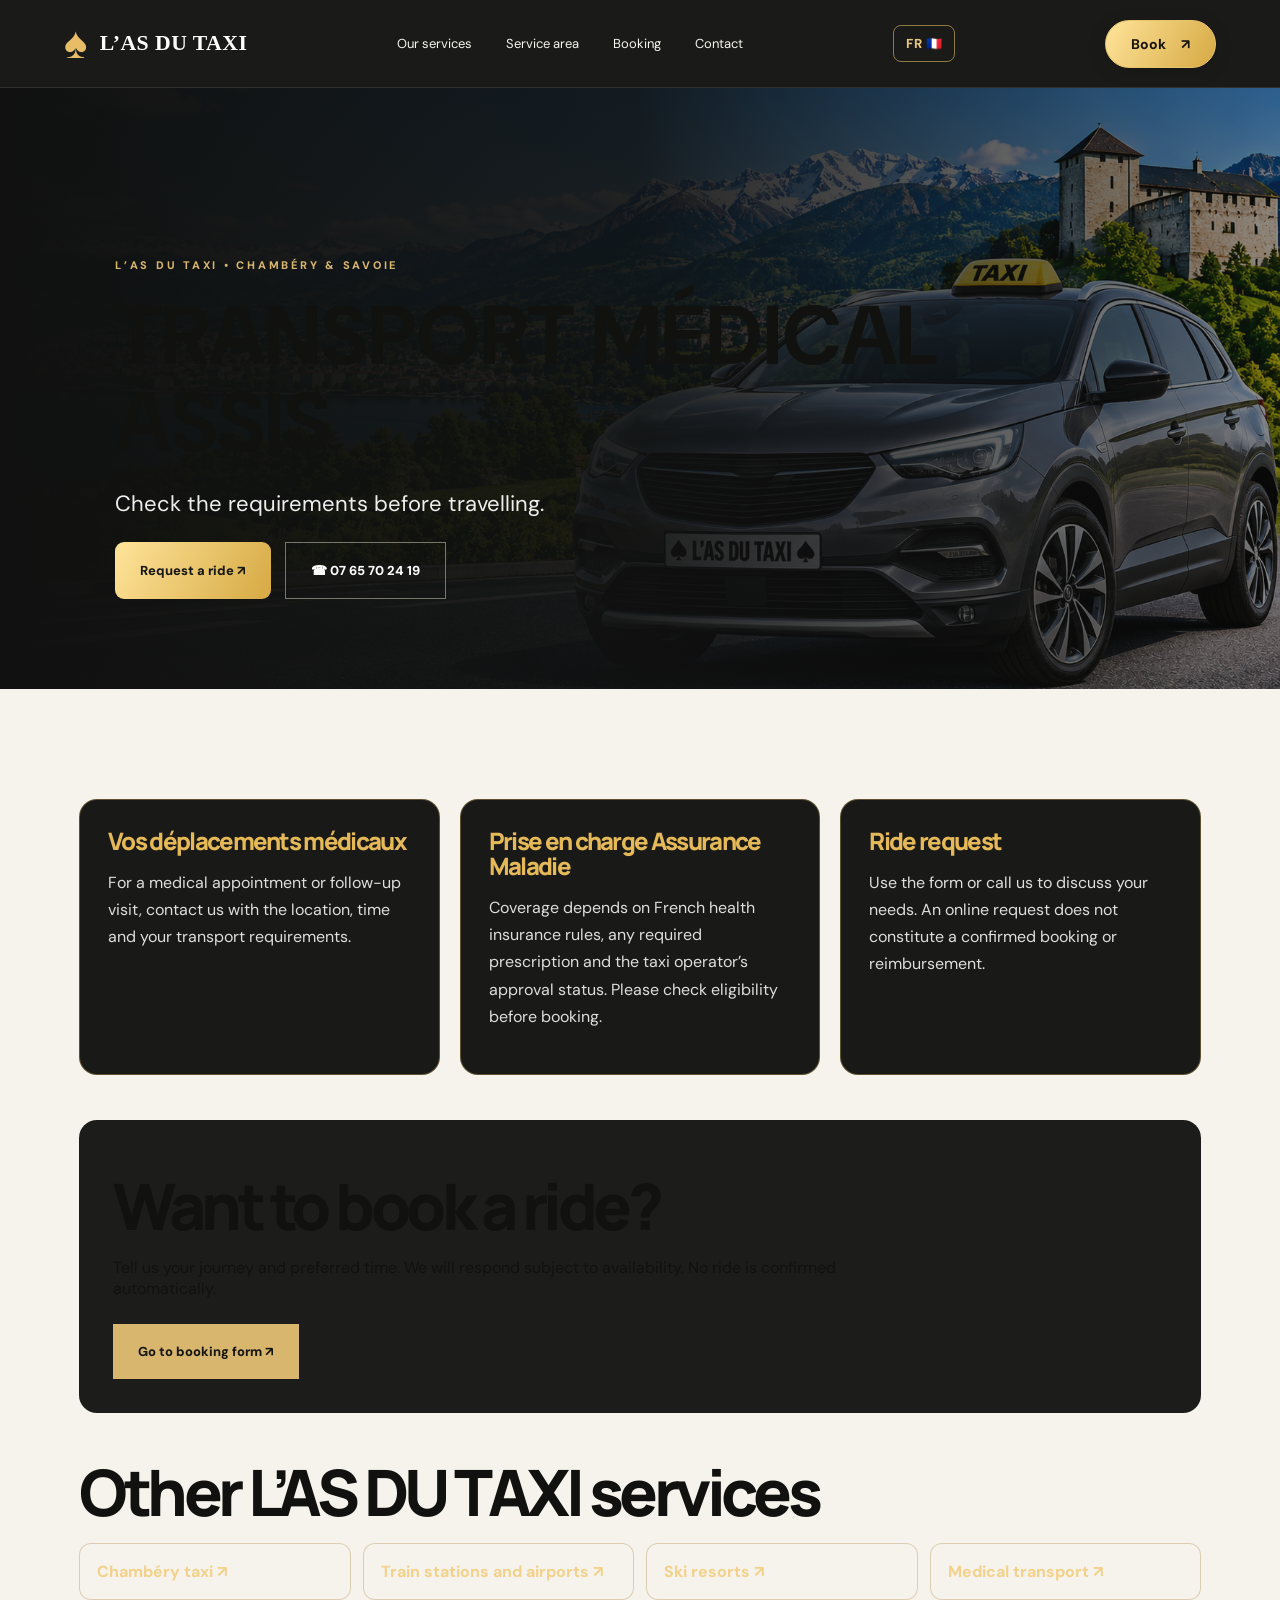
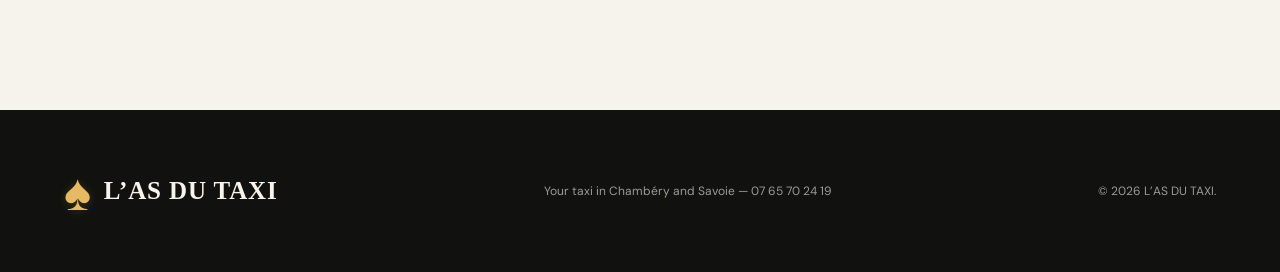
<file: en/taxi-conventionne.html>
<!DOCTYPE html>
<html lang="en"><head><meta charset="utf-8"/><meta content="width=device-width, initial-scale=1" name="viewport"/><meta content="#11120f" name="theme-color"/><meta content="index, follow" name="robots"/><meta content="Book a taxi in Chambéry and Savoie. Airport and train station transfers, ski resort journeys and local rides. Call +33 7 65 70 24 19." name="description"/><title>Medical Taxi in Savoie — L’AS DU TAXI</title><link href="https://www.lasdutaxi.fr/en/taxi-conventionne" rel="canonical"/><link href="https://fonts.googleapis.com" rel="preconnect"/><link crossorigin="" href="https://fonts.gstatic.com" rel="preconnect"/><link href="https://fonts.googleapis.com/css2?family=DM+Sans:wght@400;500;600;700&amp;family=Manrope:wght@400;500;600;700;800&amp;display=swap" rel="stylesheet"/><link href="/style.css" rel="stylesheet"/><meta content="Medical Taxi in Savoie — L’AS DU TAXI" property="og:title"/><meta content="Taxi bookings in Chambéry and Savoie. Airport, train station and ski resort transfers. Call +33 7 65 70 24 19." property="og:description"/><meta content="https://www.lasdutaxi.fr/taxi-premium.png" property="og:image"/><link href="https://www.lasdutaxi.fr/taxi-conventionne" hreflang="fr" rel="alternate"/><link href="https://www.lasdutaxi.fr/en/taxi-conventionne" hreflang="en" rel="alternate"/><link href="https://www.lasdutaxi.fr/taxi-conventionne" hreflang="x-default" rel="alternate"/></head><body><header class="header"><a class="brand" href="/en/"><span aria-hidden="true" class="brand-spade">♠</span><span class="brand-wordmark">L’AS DU TAXI</span></a><nav id="nav"><a href="/en/#services">Our services</a><a href="/en/#zone">Service area</a><a href="/en/#reservation">Booking</a><a href="/en/#contact">Contact</a></nav><a aria-label="Passer en français" class="lang-switch" href="/taxi-conventionne" lang="fr">FR 🇫🇷</a><a class="header-cta" href="/en/#reservation">Book <span>↗</span></a><button aria-expanded="false" aria-label="Open menu" class="menu" id="menu">☰</button></header><main><section class="seo-page-hero"><div class="seo-page-inner"><span class="kicker">L’AS DU TAXI • CHAMBÉRY &amp; SAVOIE</span><h1>TRANSPORT MÉDICAL ASSIS</h1><p>Check the requirements before travelling.</p><div class="hero-actions"><a class="btn btn-gold" href="/en/#reservation">Request a ride ↗</a><a class="btn btn-outline" href="tel:+33765702419">☎ 07 65 70 24 19</a></div></div></section><section class="section seo-content"><div class="seo-info-grid"><article class="seo-info-card"><h2>Vos déplacements médicaux</h2><p>For a medical appointment or follow-up visit, contact us with the location, time and your transport requirements.</p></article><article class="seo-info-card"><h2>Prise en charge Assurance Maladie</h2><p>Coverage depends on French health insurance rules, any required prescription and the taxi operator’s approval status. Please check eligibility before booking.</p></article><article class="seo-info-card"><h2>Ride request</h2><p>Use the form or call us to discuss your needs. An online request does not constitute a confirmed booking or reimbursement.</p></article></div><div class="seo-next"><h2>Want to book a ride?</h2><p>Tell us your journey and preferred time. We will respond subject to availability. No ride is confirmed automatically.</p><a class="btn btn-gold" href="/en/#reservation">Go to booking form ↗</a></div><h2 class="seo-more-title">Other L’AS DU TAXI services</h2><div class="seo-links"><a href="/en/taxi-chambery">Chambéry taxi ↗</a><a href="/en/gares-aeroports">Train stations and airports ↗</a><a href="/en/stations-ski">Ski resorts ↗</a><a href="/en/taxi-conventionne">Medical transport ↗</a></div></section></main><footer><a class="brand" href="/en/"><span class="brand-spade">♠</span><span class="brand-wordmark">L’AS DU TAXI</span></a><p>Your taxi in Chambéry and Savoie — 07 65 70 24 19</p><span>© <span id="year"></span> L’AS DU TAXI.</span></footer><a class="mobile-call" href="tel:+33765702419">☎   Call 07 65 70 24 19</a><script src="/seo-pages.js"></script></body></html>
</file>
<file: style.css>
:root{--dark:#11120f;--dark2:#191a16;--gold:#d9b66e;--cream:#f5f3ec;--muted:#a8a89f}*{box-sizing:border-box}html{scroll-behavior:smooth}body{margin:0;background:var(--cream);color:var(--dark);font-family:'DM Sans',sans-serif}a{text-decoration:none;color:inherit}button,input,select,textarea{font:inherit}.header{height:88px;background:#11120ff5;position:sticky;top:0;z-index:20;display:flex;align-items:center;justify-content:space-between;padding:0 max(5%,calc((100vw - 1380px)/2));color:white;border-bottom:1px solid #ffffff1a}.brand{display:flex;align-items:center;gap:12px;font-family:Manrope,sans-serif;font-size:21px;font-weight:800;letter-spacing:.07em;line-height:.9}.brand small{display:block;font-size:10px;letter-spacing:.34em;margin-top:6px;color:var(--gold)}.brand-mark{width:46px;height:46px;border:1px solid var(--gold);border-radius:50%;display:grid;place-items:center;font-size:25px;position:relative;color:var(--gold)}.brand-mark span{font-size:9px;position:absolute;right:5px;top:6px}.header nav{display:flex;gap:34px;font-size:13px;color:#d8d8d1}.header nav a:hover{color:var(--gold)}.header-cta{border:1px solid #d9b66e80;padding:14px 18px;font-size:12px;font-weight:700}.header-cta span{margin-left:15px;color:var(--gold)}.menu{display:none;background:none;color:white;border:0;font-size:27px}.hero{min-height:730px;background:var(--dark);color:white;position:relative;overflow:hidden;padding:105px max(5%,calc((100vw - 1380px)/2)) 0}.hero-glow{position:absolute;width:650px;height:650px;background:radial-gradient(circle,#bc965327,transparent 65%);right:1%;top:3%}.hero-inner{position:relative;z-index:2;max-width:790px}.eyebrow,.kicker{font-size:11px;letter-spacing:.25em;font-weight:800;color:var(--gold)}.dot{display:inline-block;width:7px;height:7px;border-radius:50%;background:var(--gold);margin-right:10px}.hero h1,.section h2,.statement h2,.contact h2{font-family:Manrope,sans-serif;font-size:clamp(48px,6.4vw,100px);line-height:1.05;letter-spacing:-.07em;font-weight:800;margin:26px 0}.hero h1 em,.section h2 em,.statement h2 em,.contact h2 em{font-style:normal;color:var(--gold)}.hero-inner>p{max-width:480px;color:#b9bab1;font-size:16px;line-height:1.9}.hero-actions{display:flex;gap:14px;margin-top:34px;flex-wrap:wrap}.btn{display:inline-flex;align-items:center;justify-content:space-between;gap:34px;padding:19px 25px;font-size:13px;font-weight:800;cursor:pointer;border:0;transition:transform .2s}.btn:hover{transform:translateY(-3px)}.btn-gold{background:var(--gold);color:#161711}.btn-outline{border:1px solid #77776c;color:white}.hero-facts{display:flex;gap:45px;margin-top:76px;padding-bottom:80px}.hero-facts div{display:flex;flex-direction:column;gap:8px}.hero-facts strong{font-size:20px;color:var(--gold);font-weight:500}.hero-facts span{font-size:12px;color:#9c9e95}.hero-visual{position:absolute;right:0;top:100px;width:46%;height:520px;opacity:.95;pointer-events:none}.visual-circle{position:absolute;width:480px;height:480px;max-width:95%;border:1px solid #d9b66e55;border-radius:50%;top:5%;left:5%;box-shadow:0 0 0 65px #d9b66e07,0 0 0 135px #d9b66e04}.car-symbol{font-size:300px;line-height:1;color:#d9b66e15;position:absolute;left:18%;top:10%}.visual-text{position:absolute;top:45%;left:18%;font-family:Manrope;font-weight:800;letter-spacing:.12em;font-size:clamp(38px,5vw,78px);color:#d9b66e38;line-height:1}.visual-text span{font-size:.25em;letter-spacing:.5em;color:var(--gold)}.visual-road{position:absolute;bottom:0;right:0;width:95%;height:2px;background:linear-gradient(90deg,transparent,var(--gold),transparent);transform:rotate(-13deg)}.hero-bottom{position:relative;border-top:1px solid #ffffff21;padding:19px 0;color:#85867f;font-size:10px;letter-spacing:.3em}.hero-bottom span{color:var(--gold);padding:0 18px}.section{padding:110px max(5%,calc((100vw - 1380px)/2))}.section-head{display:flex;align-items:end;justify-content:space-between;gap:35px;margin-bottom:45px}.section h2{font-size:clamp(40px,5vw,68px);margin:18px 0}.section-head p{max-width:310px;line-height:1.8;color:#74766f}.services .kicker,.booking .kicker{color:#a37c38}.service-grid{display:grid;grid-template-columns:repeat(3,1fr);gap:18px}.service-card{background:#fff;padding:35px;min-height:350px;display:flex;flex-direction:column;border:1px solid #e7e4da;transition:transform .2s}.service-card:hover{transform:translateY(-5px)}.service-number{font-size:11px;color:#aaa69b;letter-spacing:.15em}.service-icon{font-size:48px;color:#a98345;margin:36px 0 20px}.service-card h3{font-family:Manrope;font-size:21px;margin:0 0 12px}.service-card p{font-size:14px;color:#77796f;line-height:1.8;margin:0 0 30px}.service-card a{margin-top:auto;color:#96713b;font-weight:800;font-size:12px}.statement{background:#1b1c18;color:white;text-align:center;padding:100px 20px}.statement-icon{font-size:45px;color:var(--gold);margin-bottom:25px}.statement h2{font-size:clamp(35px,5vw,72px);margin:25px 0 60px}.benefits{display:flex;max-width:900px;margin:auto;justify-content:space-around;gap:25px}.benefits div{flex:1;border-top:1px solid #ffffff27;padding-top:25px;display:flex;flex-direction:column;gap:8px}.benefits span{font-size:30px;color:var(--gold)}.benefits strong{font-size:16px}.benefits p{color:#999b92;font-size:13px}.booking{display:grid;grid-template-columns:.8fr 1.2fr;gap:9%;background:#eeece4}.booking-intro p{color:#77796f;line-height:1.9;max-width:360px}.booking-note{margin-top:60px;color:#977640;font-size:13px;font-weight:700}.booking-form{background:white;padding:38px;box-shadow:0 20px 70px #1617110c}.form-top{display:flex;justify-content:space-between;color:#987643;font-size:11px;letter-spacing:.16em;font-weight:800;border-bottom:1px solid #e9e6df;padding-bottom:22px;margin-bottom:25px}.field{display:flex;flex-direction:column;gap:9px;margin-bottom:17px}.field label{font-size:12px;font-weight:700}.field input,.field select,.field textarea{width:100%;background:#f7f6f2;border:1px solid #e7e5df;border-radius:0;padding:15px;color:#25261f;outline:none;min-width:0}.field input:focus,.field select:focus,.field textarea:focus{border-color:#b99a5c}.two{display:grid;grid-template-columns:1fr 1fr;gap:15px}.submit{width:100%;margin-top:8px}.form-disclaimer{font-size:11px;color:#85867f;line-height:1.6}.form-message{font-size:13px;color:#8c672c}.contact{background:#c8a360;display:flex;justify-content:space-between;align-items:center;padding:80px max(5%,calc((100vw - 1380px)/2));gap:30px}.contact .kicker{color:#40331e}.contact h2{font-size:clamp(35px,4vw,60px);margin:15px 0}.contact h2 em{color:white}.contact .btn{background:#141510;color:white}footer{background:#11120f;color:white;padding:55px max(5%,calc((100vw - 1380px)/2));display:flex;align-items:center;justify-content:space-between;gap:22px;flex-wrap:wrap}footer>p,footer>span{font-size:12px;color:#9b9c94}.footer-note{width:100%;font-size:10px!important;color:#777970!important}@media(max-width:1000px){.header nav{gap:15px}.hero-visual{opacity:.3}.booking{gap:4%}}@media(max-width:760px){.header{height:75px;padding:0 5%}.header nav{display:none;position:absolute;top:75px;left:0;right:0;background:#1b1c18;padding:25px;flex-direction:column;gap:25px}.header nav.open{display:flex}.header-cta{display:none}.menu{display:block}.hero{padding:90px 6% 0;min-height:auto}.hero h1{font-size:clamp(43px,10vw,72px)}.hero-visual{width:100%;right:-30%;top:120px;opacity:.2}.hero-facts{gap:20px;justify-content:space-between;margin-top:65px;padding-bottom:60px}.hero-facts span{font-size:10px}.hero-bottom{font-size:8px}.section{padding:75px 6%}.section-head{display:block}.service-grid{grid-template-columns:1fr}.service-card{min-height:270px}.service-icon{margin:22px 0}.benefits{flex-direction:column}.booking{grid-template-columns:1fr;gap:30px}.booking-note{margin-top:25px}.booking-form{padding:23px}.contact{padding:65px 6%;display:block}.contact .btn{margin-top:20px}footer{padding:45px 6%}.two{gap:10px}}@media(max-width:380px){.two{grid-template-columns:1fr}.hero-actions .btn{width:100%}}
/* Version photo premium */
.hero{background:linear-gradient(90deg,#10110ff2 0%,#10110fe8 43%,#10110f35 100%),url('/taxi-premium.png') center right/cover no-repeat!important;min-height:740px}
.hero-glow,.hero-visual{display:none!important}
.hero-inner{position:relative;z-index:2;max-width:780px}
.hero h1{text-shadow:0 3px 30px #0009}
.service-card{position:relative;overflow:hidden;padding-top:205px!important;background:#171817!important}
.service-card::before{content:'';position:absolute;inset:0 0 auto;height:185px;background-position:center;background-size:cover;filter:saturate(.85)}
.service-card:nth-child(1)::before{background-image:linear-gradient(0deg,#17181722,#17181722),url('https://images.unsplash.com/photo-1436491865332-7a61a109cc05?w=1000&q=85')}
.service-card:nth-child(2)::before{background-image:linear-gradient(0deg,#17181722,#17181722),url('/taxi-premium.png')}
.service-card:nth-child(3)::before{background-image:linear-gradient(0deg,#17181722,#17181722),url('https://images.unsplash.com/photo-1486406146926-c627a92ad1ab?w=1000&q=85')}
.service-card>*{position:relative;z-index:1}
@media(max-width:700px){.hero{background:linear-gradient(180deg,#10110ff0 0%,#10110fe0 50%,#10110f7d 100%),url('/taxi-premium.png') 60% center/cover no-repeat!important;min-height:700px}.service-card{padding-top:195px!important}}

/* Premium accessibility: readable content on dark service cards */
.service-card{color:#f8f6f0!important;border-color:#34342f!important}
.service-card h3{color:#ffffff!important}
.service-card p{color:#d0d0c8!important}
.service-card .service-number{color:#e1c58d!important}
.service-card .service-icon{color:#e5bf73!important}
.service-card a{color:#f0cb83!important}
.service-card a:hover{text-decoration:underline}
.service-card:focus-within{outline:2px solid #e5bf73;outline-offset:2px}
/* Explicit contrast for the remaining dark sections */
.hero h1,.statement h2,.statement .benefits strong,footer .brand{color:#ffffff}
.header nav a,.header .brand{color:#f7f5ef}
.booking-form,.booking-form label{color:#24251f}

/* Mobile hero: full-width taxi photo above legible content */
@media (max-width:700px){
 .hero{background:#11120f!important;padding:0 0 0!important;min-height:0!important;display:flex;flex-direction:column}
 .hero::before{content:"";display:block;position:relative;width:100%;height:clamp(245px,70vw,420px);background:url('/taxi-premium.png') 53% 49%/cover no-repeat;flex-shrink:0}
 .hero::after{content:"";position:absolute;top:clamp(200px,59vw,355px);left:0;right:0;height:80px;background:linear-gradient(transparent,#11120f);pointer-events:none}
 .hero-inner{padding:18px 6% 0;max-width:100%;z-index:2}
 .hero h1{font-size:clamp(39px,9vw,60px);line-height:1.08;margin:17px 0}
 .hero-inner>p{font-size:14px;line-height:1.65;color:#e3e1d9}
 .hero-actions{margin-top:24px;display:grid;grid-template-columns:1fr;gap:10px}
 .hero-actions .btn{width:100%;justify-content:center;text-align:center;padding:17px 18px}
 .hero-facts{margin-top:30px;padding-bottom:26px;gap:12px;flex-wrap:wrap;justify-content:flex-start}
 .hero-facts div{min-width:80px;flex:1}
 .hero-facts strong{font-size:17px}
 .hero-bottom{padding:16px 6%;line-height:1.8;text-align:center}
 .hero-bottom span{padding:0 7px}
}

/* Chambéry : repères géographiques et section dédiée */
.local-area{background:#eae6dc;color:#191a18}.local-area h2,.local-area h3{color:#171815}.local-area .section-head p{color:#4b4b45}.local-area .kicker{color:#8c692d}.area-grid{display:grid;grid-template-columns:1fr 1fr;gap:18px;margin-top:35px}.area-panel{background:#fff;border:1px solid #d6d0c5;border-radius:14px;padding:32px;display:flex;flex-direction:column;align-items:flex-start;gap:16px}.area-panel h3{font-size:clamp(23px,3vw,32px);line-height:1.2;margin:0}.area-panel p{color:#4b4b45;line-height:1.75;margin:0 0 12px}.area-label{font-size:11px;font-weight:800;letter-spacing:2px;color:#a77c39}.area-panel-dark{background:#1c1d1a;border-color:#34362f}.area-panel-dark h3{color:#fff}.area-panel-dark p{color:#d3d0c7}.area-panel-dark a{color:#e8c37b;font-weight:700}.hero .eyebrow{letter-spacing:2px}.hero h1 em{color:#e9c279}
@media(max-width:700px){.area-grid{grid-template-columns:1fr}.area-panel{padding:25px}.hero .eyebrow{font-size:11px;letter-spacing:1.2px}}

/* Premium banner refresh — original Opel image preserved */
.header-cta{background:linear-gradient(120deg,#ffe49a,#d6a943);color:#17140c;border:1px solid #e6c46c;border-radius:40px;padding:14px 25px;font-size:14px;box-shadow:0 4px 18px #0003}
.header-cta span{color:#17140c}.header-cta:hover{filter:brightness(1.09)}
.hero-conventionne{display:inline-flex;align-items:center;gap:12px;border:1px solid #d9b66e;border-radius:50px;background:#10110fca;color:#fff;padding:12px 19px;font-size:14px;font-weight:700;margin-top:19px;box-shadow:0 4px 25px #0006}
.hero-conventionne span{display:inline-grid;place-items:center;width:24px;height:24px;border:2px solid #e6c46c;border-radius:50%;color:#e6c46c}
.hero-inner>p{color:#f0ede6;text-shadow:0 2px 12px #000;font-weight:600}
.hero-actions{margin-top:24px}.hero-actions .btn-gold{background:linear-gradient(120deg,#ffe49a,#d6a943);border-radius:9px}
@media(min-width:701px){.hero{background:linear-gradient(90deg,#10110ff2 0%,#10110fce 31%,#10110f10 73%),url('/taxi-premium.png') center right/cover no-repeat!important}.hero-inner{max-width:600px}.hero h1{font-size:clamp(46px,5.5vw,79px)}}
@media(max-width:700px){.header-cta{display:inline-flex;padding:11px 14px;font-size:12px;margin-left:auto;margin-right:14px}.header-cta span{display:none}.hero-conventionne{font-size:12px;padding:10px 12px;margin-top:12px;max-width:100%}.hero-conventionne span{flex-shrink:0}.hero::before{background-position:55% center!important}.hero-inner{padding-top:25px}.hero-actions{margin-top:20px}}
@media(max-width:380px){.brand{font-size:17px}.brand-mark{width:35px;height:35px}.header-cta{padding:10px 11px;margin-right:8px}}

/* Services inspirés d’une grille de prestations, adaptés à l’identité L’AS DU TAXI */
.service-grid-expanded{display:grid;grid-template-columns:repeat(3,minmax(0,1fr));gap:18px;align-items:stretch}.service-card-new{display:flex;flex-direction:column;min-width:0;min-height:290px;transition:transform .25s ease,border-color .25s ease,box-shadow .25s ease}.service-card-new:hover{transform:translateY(-5px);border-color:#c8a65d;box-shadow:0 18px 36px rgba(0,0,0,.12)}.service-card-new .service-icon{font-size:30px;line-height:1.2}.service-card-new h3{line-height:1.25}.service-card-new p{flex:1}.service-card-new a{display:inline-flex;justify-content:space-between;align-items:center;gap:12px;margin-top:20px}.service-footnote{font-size:12px;opacity:.7;margin-top:22px;line-height:1.6}@media(max-width:900px){.service-grid-expanded{grid-template-columns:repeat(2,minmax(0,1fr))}}@media(max-width:600px){.service-grid-expanded{grid-template-columns:1fr;gap:14px}.service-card-new{min-height:0;padding:25px}.service-card-new p{margin-bottom:8px}}

.hero{background-image:linear-gradient(90deg,rgba(8,9,9,.96) 0%,rgba(8,9,9,.84) 35%,rgba(8,9,9,.33) 70%,rgba(8,9,9,.08) 100%),url('/taxi-premium.png');background-size:cover;background-position:center}.hero-visual{display:none}.hero-inner{max-width:720px}.hero h1{text-shadow:0 3px 20px #000}.reviews{background:#151613;color:#f7f4ed}.reviews .section-head p{color:#c8c5bb}.reviews-grid{display:grid;grid-template-columns:repeat(3,minmax(0,1fr));gap:18px}.review-card{border:1px solid #a8874b70;background:#20211d;padding:30px;display:flex;flex-direction:column;gap:15px;min-height:235px}.review-mark{color:#e3bc70;font-size:28px}.review-card h3{margin:0;font-size:20px}.review-card p{color:#d1cfc7;line-height:1.7;margin:0}.review-author{color:#d9b66e;font-size:12px;margin-top:auto}@media(max-width:760px){.hero{background-image:linear-gradient(90deg,rgba(8,9,9,.94),rgba(8,9,9,.70)),url('/taxi-premium.png');background-position:60% center}.reviews-grid{grid-template-columns:1fr}}

/* Customer review preview directly beneath the Opel banner */
.testimonial-strip{display:grid;grid-template-columns:1.15fr repeat(3,1fr);gap:12px;background:#0e0f0d;padding:22px max(5%,calc((100vw - 1380px)/2));color:#fff;border-bottom:1px solid #b9904c77}
.testimonial-strip-heading,.mini-review{border:1px solid #b9904c70;background:#1d1e1a;border-radius:13px;padding:18px;display:flex;flex-direction:column;gap:9px;min-width:0}
.testimonial-strip-heading strong{font-size:17px}.testimonial-strip-heading small,.mini-review small{color:#bcb9ae;font-size:11px}.mini-stars,.review-stars{color:#edc76d;letter-spacing:2px;font-size:15px}.mini-review p{margin:0;color:#f3f0e8;font-size:13px;line-height:1.5}.mini-review b{font-size:12px;color:#eac779}.mini-review b small{font-weight:400}.reviews .review-card{min-height:235px}.reviews .review-card strong{color:#eac779}.reviews .review-card small{color:#bbb7ab}.reviews .review-card p{font-size:15px}
@media(max-width:1050px){.testimonial-strip{grid-template-columns:repeat(2,minmax(0,1fr))}}
@media(max-width:600px){.testimonial-strip{grid-template-columns:1fr;padding:16px 5%;gap:10px}.testimonial-strip-heading,.mini-review{padding:14px}.mini-review p{font-size:13px}}

.services-showcase{background:radial-gradient(ellipse at 50% 0%,#3b3023 0%,#171715 40%,#101111 100%)!important;color:#fff;padding:46px 2.3% 62px!important}
.services-showcase-title{text-align:center!important;font-family:Georgia,serif!important;font-size:clamp(27px,3vw,43px)!important;line-height:1.18;margin:0 0 24px!important;font-weight:700}
.services-showcase-title em{color:#e8bb60;font-style:normal}
.service-photo-grid{display:grid;grid-template-columns:repeat(6,minmax(0,1fr));gap:15px}
.service-photo-card{border:1px solid #b28c48;border-radius:20px;background:linear-gradient(#252625,#151616);position:relative;overflow:hidden;display:flex;flex-direction:column;align-items:center;text-align:center;min-height:345px;padding:0 13px 15px;box-shadow:0 8px 18px #0004}
.service-photo{height:110px;width:calc(100% + 26px);margin:0 -13px 25px;background-size:cover;background-position:center}
.service-photo:after{content:"";display:block;width:100%;height:100%;background:linear-gradient(0deg,#161716,transparent 60%)}
.service-photo-icon{position:absolute;top:79px;left:14px;width:52px;height:52px;border-radius:50%;display:grid;place-items:center;border:2px solid #e8b950;background:#0d0f0e;color:#f5d278;font-size:27px;box-shadow:0 2px 10px #0009}
.service-photo-card h3{font:800 17px/1.2 Manrope,Arial,sans-serif;color:#fff;margin:3px 0 13px;min-height:41px;display:flex;align-items:center;justify-content:center}
.service-photo-card p{font:400 12px/1.45 'DM Sans',Arial,sans-serif;color:#f1eee9;margin:0 0 16px;flex:1}
.service-photo-card a{display:flex;align-items:center;justify-content:center;gap:16px;width:90%;padding:9px 8px;border-radius:24px;background:linear-gradient(120deg,#fbe4a1,#e7ac3c);color:#0d0d0d;font-weight:800;font-size:13px;text-decoration:none}
.service-photo-card a span{font-size:25px;line-height:12px}
.service-photo-card a:hover{filter:brightness(1.1);transform:translateY(-1px)}
.services-showcase .service-footnote{text-align:center;color:#bfb6a4;margin:22px auto 0}
@media(max-width:1100px){.service-photo-grid{grid-template-columns:repeat(3,minmax(0,1fr))}.service-photo-card{min-height:330px}}
@media(max-width:650px){.services-showcase{padding:40px 5% 55px!important}.service-photo-grid{grid-template-columns:repeat(2,minmax(0,1fr));gap:11px}.service-photo-card{padding:0 9px 13px;min-height:315px}.service-photo{width:calc(100% + 18px);margin:0 -9px 24px;height:100px}.service-photo-icon{top:73px;left:10px;width:44px;height:44px;font-size:23px}.service-photo-card h3{font-size:14px}.service-photo-card p{font-size:11px}.service-photo-card a{font-size:12px;width:100%}}
@media(max-width:370px){.service-photo-grid{grid-template-columns:1fr}.service-photo-card{min-height:275px}}

.brand{display:flex;align-items:center;gap:9px}.brand-logo{width:64px;height:64px;object-fit:cover;object-position:center;border-radius:5px;flex-shrink:0}.brand-wordmark{display:flex;flex-direction:column;line-height:1.1}.brand-wordmark small{letter-spacing:.17em}.hero .eyebrow{max-width:100%;font-size:clamp(9px,1vw,12px);letter-spacing:.08em;line-height:1.7}@media(max-width:700px){.brand-logo{width:52px;height:52px}.brand-wordmark{font-size:20px}.hero .eyebrow{font-size:10px;line-height:1.65}}

/* Simple gold ace-of-spades identity */
.brand-spade{color:#e6ba62;font-size:clamp(38px,4vw,55px);line-height:1;text-shadow:0 1px 8px #b5823244;flex-shrink:0}.brand-wordmark{font-family:Georgia,serif;font-weight:700;letter-spacing:.035em;white-space:nowrap;font-size:clamp(17px,2vw,25px);color:#f8f4ec}.brand{gap:11px}.brand-logo{display:none}@media(max-width:650px){.brand-spade{font-size:37px}.brand-wordmark{font-size:16px}.brand{gap:6px}}

/* Simple header identity: golden spade pictogram and brand name */
.header .brand-spade{font-family:Georgia,serif;font-size:44px;color:#e7bd67;line-height:1;text-shadow:none}
.header .brand-wordmark{font-family:Georgia,serif;font-size:clamp(17px,1.7vw,23px);font-weight:700;letter-spacing:.02em;color:#fff}
@media(max-width:650px){.header .brand-spade{font-size:35px}.header .brand-wordmark{font-size:16px}}

/* Mobile only: show the banner photograph without the dark overlay.
   Desktop styling remains unchanged. */
@media (max-width: 700px) {
  .hero { background-image: none !important; }
  .hero::before {
    background-image: url('/taxi-premium.png') !important;
    background-color: transparent !important;
    background-blend-mode: normal !important;
    background-position: 70% 45% !important;
  }
  .hero::after { display: none !important; }
}

.honeypot{position:absolute;left:-10000px;width:1px;height:1px;overflow:hidden}
.booking-actions button:disabled{opacity:.6;cursor:wait}

/* Numéro de téléphone visible et cliquable — L’AS DU TAXI */
.header-phone{display:inline-flex;align-items:center;gap:9px;color:#f6d18a!important;font-weight:800;font-size:17px;white-space:nowrap;text-decoration:none;letter-spacing:.3px}.header-phone span{font-size:19px}.header-phone:hover,.booking-phone:hover{color:#fff!important}.hero-phone{display:inline-flex;align-items:center;gap:15px;padding:15px 22px;margin:23px 0 8px;border:1px solid #e7c574;background:linear-gradient(120deg,#f7d891,#c99e50);border-radius:14px;color:#17140c!important;text-decoration:none;box-shadow:0 12px 34px #0006;transition:transform .2s}.hero-phone:hover{transform:translateY(-2px)}.hero-phone>span:first-child{font-size:26px}.hero-phone small{display:block;font-size:10px;letter-spacing:1.6px;font-weight:800}.hero-phone strong{display:block;font-size:clamp(22px,2.6vw,31px);letter-spacing:.7px;line-height:1.2}.hero-phone>span:last-child{font-size:21px;margin-left:12px}.booking-phone{display:inline-block;margin-top:24px;font-weight:800;font-size:clamp(17px,2vw,24px);color:#f4ce7b!important;text-decoration:underline;text-underline-offset:5px}.contact-actions{display:flex;align-items:center;gap:14px;flex-wrap:wrap}.mobile-call{display:none}@media(max-width:1100px){.header-phone{font-size:14px}.header nav{gap:13px}}@media(max-width:900px){.header-phone{font-size:13px}}@media(max-width:760px){.header-phone{font-size:14px;margin-left:auto;margin-right:12px}.header-cta{display:none!important}.hero-phone{margin-top:20px}.mobile-call{display:flex;position:fixed;bottom:0;left:0;right:0;z-index:50;justify-content:center;align-items:center;background:#e5b957;color:#15140f!important;font-weight:900;font-size:17px;text-decoration:none;min-height:58px;box-shadow:0 -5px 25px #0006;padding:10px 16px;padding-bottom:max(10px,env(safe-area-inset-bottom))}body{padding-bottom:58px}}@media(max-width:420px){.header-phone{font-size:12px;gap:4px;margin-right:8px}.header-phone span{font-size:14px}.hero-phone{padding:12px 14px;gap:10px}.hero-phone strong{font-size:23px}.contact-actions{width:100%}}

/* Conserver Réserver dans le menu sur tous les écrans */
.header .header-cta{display:inline-flex!important;align-items:center;white-space:nowrap}
@media(max-width:760px){.header .header-cta{margin-left:auto;margin-right:14px;padding:11px 14px;font-size:12px}.header .header-cta span{display:none}}

/* Pages SEO L’AS DU TAXI */
.seo-explore{margin:45px auto 0;max-width:1180px;padding:28px;border:1px solid #bca06855;border-radius:18px;background:#191a18}.seo-explore h3{font-size:clamp(22px,3vw,32px);margin:0 0 10px}.seo-explore p{margin:0 0 20px;color:#c6c6c3}.seo-links{display:grid;grid-template-columns:repeat(4,minmax(0,1fr));gap:12px}.seo-links a{border:1px solid #bca06870;border-radius:12px;padding:17px;color:#f3d18a!important;text-decoration:none;font-weight:700;background:#ffffff07}.seo-links a:hover{background:#e5b957;color:#17140c!important}.footer-seo-links{display:flex;flex-wrap:wrap;gap:12px 20px}.footer-seo-links a{color:#e5b957}.seo-page-hero{min-height:500px;padding:165px max(6vw,25px) 90px;background:linear-gradient(90deg,#101110 0%,#101110ec 50%,#10111075 100%),url('/taxi-premium.png') center/cover}.seo-page-inner{max-width:1050px;margin:auto}.seo-page-hero h1{font-size:clamp(40px,6.5vw,85px);line-height:1.05;max-width:900px;margin:18px 0 20px;text-transform:uppercase}.seo-page-hero p{font-size:clamp(17px,2vw,22px);max-width:720px;color:#eee}.seo-content{max-width:1250px;margin:auto}.seo-info-grid{display:grid;grid-template-columns:repeat(3,minmax(0,1fr));gap:20px}.seo-info-card{padding:28px;border:1px solid #c7a65b66;border-radius:18px;background:#191a18}.seo-info-card h2{font-size:24px;margin:0 0 15px;color:#e5b957}.seo-info-card p{line-height:1.7;color:#dededb}.seo-next{margin:45px 0;padding:34px;background:#1c1d1a;border-radius:18px}.seo-next p{max-width:760px;margin-bottom:25px}.seo-more-title{margin-bottom:22px}@media(max-width:900px){.seo-links{grid-template-columns:repeat(2,minmax(0,1fr))}.seo-info-grid{grid-template-columns:1fr}.seo-page-hero{padding-top:140px}}@media(max-width:560px){.seo-links{grid-template-columns:1fr}.seo-page-hero{min-height:410px}.seo-explore{padding:20px}}

/* Bilingual language switch */
.lang-switch{display:inline-flex;align-items:center;justify-content:center;border:1px solid rgba(210,173,90,.65);color:#e8c778;padding:9px 12px;border-radius:8px;font-size:13px;font-weight:800;white-space:nowrap;text-decoration:none;letter-spacing:.04em}.lang-switch:hover{background:#d9b65b;color:#101010}@media(max-width:760px){.lang-switch{padding:7px 9px;font-size:12px;margin-left:auto;margin-right:10px}}
</file>
